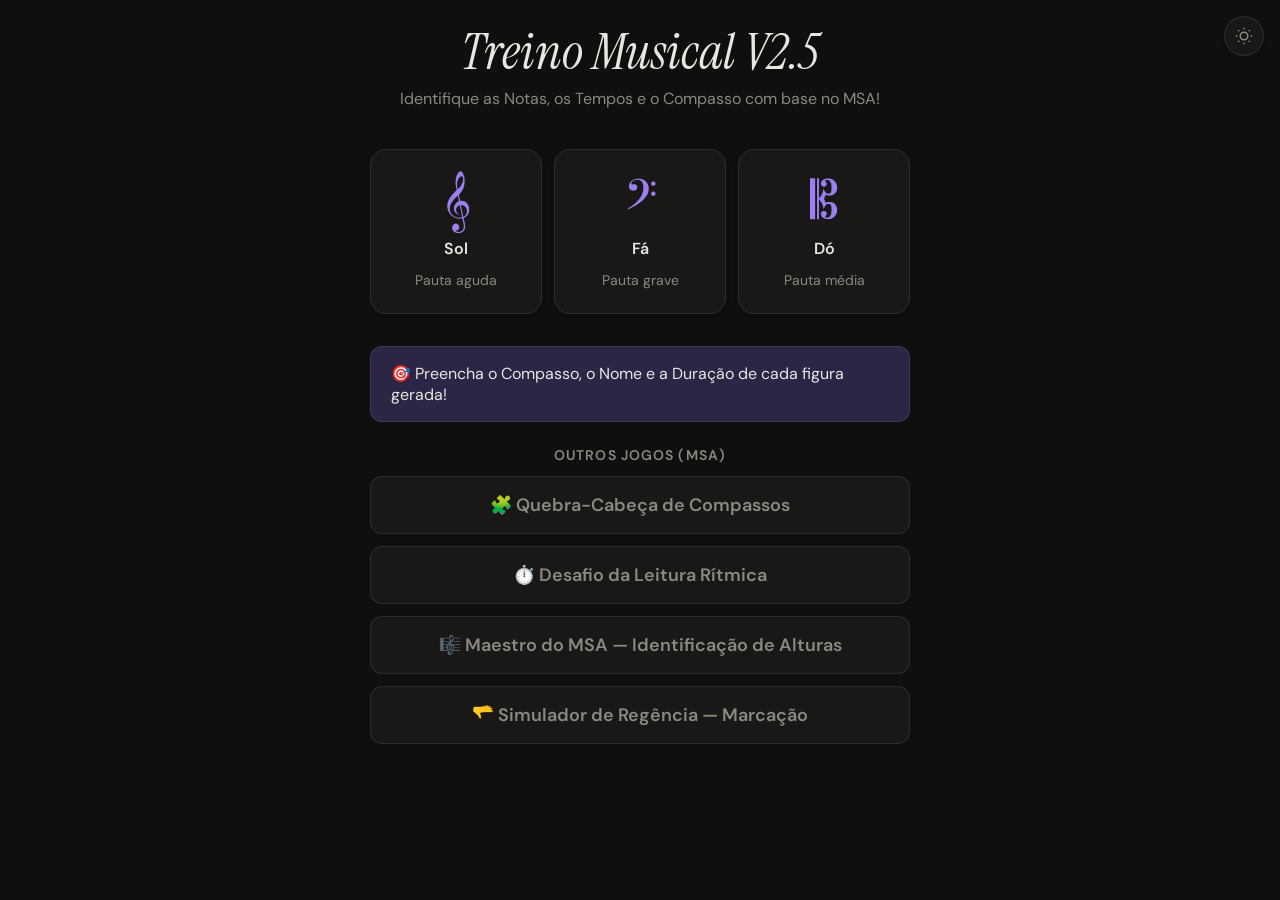
<file: index.html>
<!DOCTYPE html>
<html lang="pt-BR" data-theme="dark">

<head>
    <meta charset="UTF-8">
    <meta name="viewport" content="width=device-width, initial-scale=1.0">
    <title>Treino Musical V2.5 - MSA</title>

    <link rel="preconnect" href="https://fonts.googleapis.com">
    <link rel="preconnect" href="https://fonts.gstatic.com" crossorigin>
    <link href="https://fonts.googleapis.com/css2?family=Instrument+Serif:ital@0;1&family=DM+Sans:wght@300..700&display=swap" rel="stylesheet">
    <link href="https://fonts.googleapis.com/css2?family=Noto+Music&display=swap" rel="stylesheet">

    <link rel="stylesheet" href="styles.css">
</head>

<body>

    <button class="theme-toggle" id="theme-toggle" aria-label="Alternar tema">
        <svg viewBox="0 0 24 24" fill="none" stroke="currentColor" stroke-width="2" width="18" height="18">
            <circle cx="12" cy="12" r="5" />
            <path d="M12 1v2M12 21v2M4.22 4.22l1.42 1.42M18.36 18.36l1.42 1.42M1 12h2M21 12h2M4.22 19.78l1.42-1.42M18.36 5.64l1.42-1.42" />
        </svg>
    </button>

    <div id="app">
        
        <div id="screen-menu" class="screen active">
            <div class="menu-logo">Treino Musical V2.5</div>
            <div class="menu-sub">Identifique as Notas, os Tempos e o Compasso com base no MSA!</div>

            <div class="clef-grid">
                <div class="clef-card" id="btn-clef-sol">
                    <div class="clef-symbol">𝄞</div>
                    <div class="clef-name">Sol</div>
                    <div class="clef-sub">Pauta aguda</div>
                </div>
                <div class="clef-card" id="btn-clef-fa">
                    <div class="clef-symbol">𝄢</div>
                    <div class="clef-name">Fá</div>
                    <div class="clef-sub">Pauta grave</div>
                </div>
                <div class="clef-card" id="btn-clef-do">
                    <div class="clef-symbol">𝄡</div>
                    <div class="clef-name">Dó</div>
                    <div class="clef-sub">Pauta média</div>
                </div>
            </div>

            <div class="menu-hint">
                🎯 Preencha o Compasso, o Nome e a Duração de cada figura gerada!
            </div>

            <div style="width: 100%; margin-top: var(--space-6); display: flex; flex-direction: column; gap: var(--space-3);">
                <div style="font-size: var(--text-xs); color: var(--color-text-muted); text-transform: uppercase; letter-spacing: 0.08em; font-weight: 600; text-align: center;">
                    Outros Jogos (MSA)
                </div>

                <a href="jogo-compasso.html" class="btn-action btn-end"
                    style="text-decoration: none; display: flex; align-items: center; justify-content: center; gap: 10px;">
                    🧩 Quebra-Cabeça de Compassos
                </a>

                <a href="jogo-ritmo.html" class="btn-action btn-end"
                    style="text-decoration: none; display: flex; align-items: center; justify-content: center; gap: 10px;">
                    ⏱️ Desafio da Leitura Rítmica
                </a>

                <a href="maestro-msa.html" class="btn-action btn-end"
                    style="text-decoration: none; display: flex; align-items: center; justify-content: center; gap: 10px;">
                    🎼 Maestro do MSA — Identificação de Alturas
                </a>

                <a href="jogo-regencia.html" class="btn-action btn-end"
                    style="text-decoration: none; display: flex; align-items: center; justify-content: center; gap: 10px;">
                    🫳 Simulador de Regência — Marcação
                </a>

            </div>
        </div>

        <div id="screen-game" class="screen">
            <div class="game-header">
                <button class="btn-back" id="btn-back-menu">← Menu</button>

                <div class="timer-container">
                    <div id="timer-text" class="timer-text">30s</div>
                    <div class="timer-bar">
                        <div id="timer-bar-fill" class="timer-bar-fill"></div>
                    </div>
                </div>

                <div class="header-center">
                    <div class="level-badge" id="level-badge">Nível 1</div>
                    <div class="session-stats" id="session-stats">0 ✓ · 0 ✗</div>
                </div>

                <div class="streak-counter">
                    <div class="streak-pip" id="pip0"></div>
                    <div class="streak-pip" id="pip1"></div>
                    <div class="streak-pip" id="pip2"></div>
                </div>
            </div>

            <div class="level-progress">
                <div class="level-progress-fill" id="level-progress-fill"></div>
            </div>

            <div class="staff-wrapper">
                <div class="pentagrama" id="pentagrama">
                    <div class="linha"></div>
                    <div class="linha"></div>
                    <div class="linha"></div>
                    <div class="linha"></div>
                    <div class="linha"></div>
                    <div class="clave" id="clave-symbol"></div>
                    <div class="time-signature">
                        <span id="ts-top">?</span><span id="ts-bottom">?</span>
                    </div>
                </div>
            </div>

            <div class="compass-wrapper">
                <div class="slot slot-compass" id="slot-compass" onclick="handleSlotSelection('compass', 'compass')">? / ?</div>
                <div style="font-size: 11px; color: var(--color-warning); font-weight: bold; margin-top: 4px; text-transform: uppercase;">Compasso</div>
            </div>

            <div id="slots-container"></div>

            <fieldset class="keyboard-section">
                <div class="keyboard-label" style="color: var(--color-warning);">Fórmula de Compasso</div>
                <div class="key-row" id="compass-keyboard-row"></div>

                <div class="keyboard-label">Notas</div>
                <div class="key-row" id="notes-keyboard-row"></div>

                <div class="keyboard-label" style="color: var(--color-pause);">Pausas</div>
                <div class="key-row" id="pauses-keyboard-row"></div>

                <div class="keyboard-label" style="color: var(--color-time);">Duração (Tempos / Movimentos)</div>
                <div class="key-row" id="time-keyboard-row"></div>
            </fieldset>

            <div class="actions-row">
                <button class="btn-action btn-end" id="btn-end-session">Terminar</button>
                <button class="btn-action btn-verify" id="btn-verify-answers">Verificar ✓</button>
            </div>

            <div id="message-area" aria-live="polite"></div>
        </div>

        <div id="screen-summary" class="screen">
            <div class="summary-card">
                <div class="summary-emoji" id="summary-emoji">🎉</div>
                <div class="summary-title" id="summary-title">Sessão concluída!</div>
                <p class="summary-sub" id="summary-sub">Aqui está o seu resumo</p>

                <div class="progress-bar-wrap">
                    <div class="progress-bar-fill" id="summary-bar"></div>
                </div>

                <div class="stats-grid">
                    <div class="stat-box">
                        <div class="stat-value success" id="stat-acertos">0</div>
                        <div class="stat-pct" id="stat-pct-a">-</div>
                        <div class="stat-label">Acertos</div>
                    </div>
                    <div class="stat-box">
                        <div class="stat-value error" id="stat-erros">0</div>
                        <div class="stat-pct" id="stat-pct-e">-</div>
                        <div class="stat-label">Erros</div>
                    </div>
                </div>
            </div>
            <button class="btn-menu" id="btn-return-menu">Voltar ao Menu</button>
        </div>
        
    </div>

    <div id="modal-warning" class="modal-overlay">
        <div class="modal-content">
            <h2 id="modal-title" style="margin-bottom: 15px; color: var(--color-primary); font-family: var(--font-display); font-size: 28px;">Atenção!</h2>
            <p id="modal-text" style="font-size: var(--text-sm); line-height: 1.5; color: var(--color-text); margin-bottom: 20px;"></p>
            <button onclick="closeModal()" class="btn-verify" style="width: 100%; border-radius: var(--radius-md);">Entendi, vamos lá!</button>
        </div>
    </div>

    <script src="script.js" defer></script>
</body>

</html>
</file>
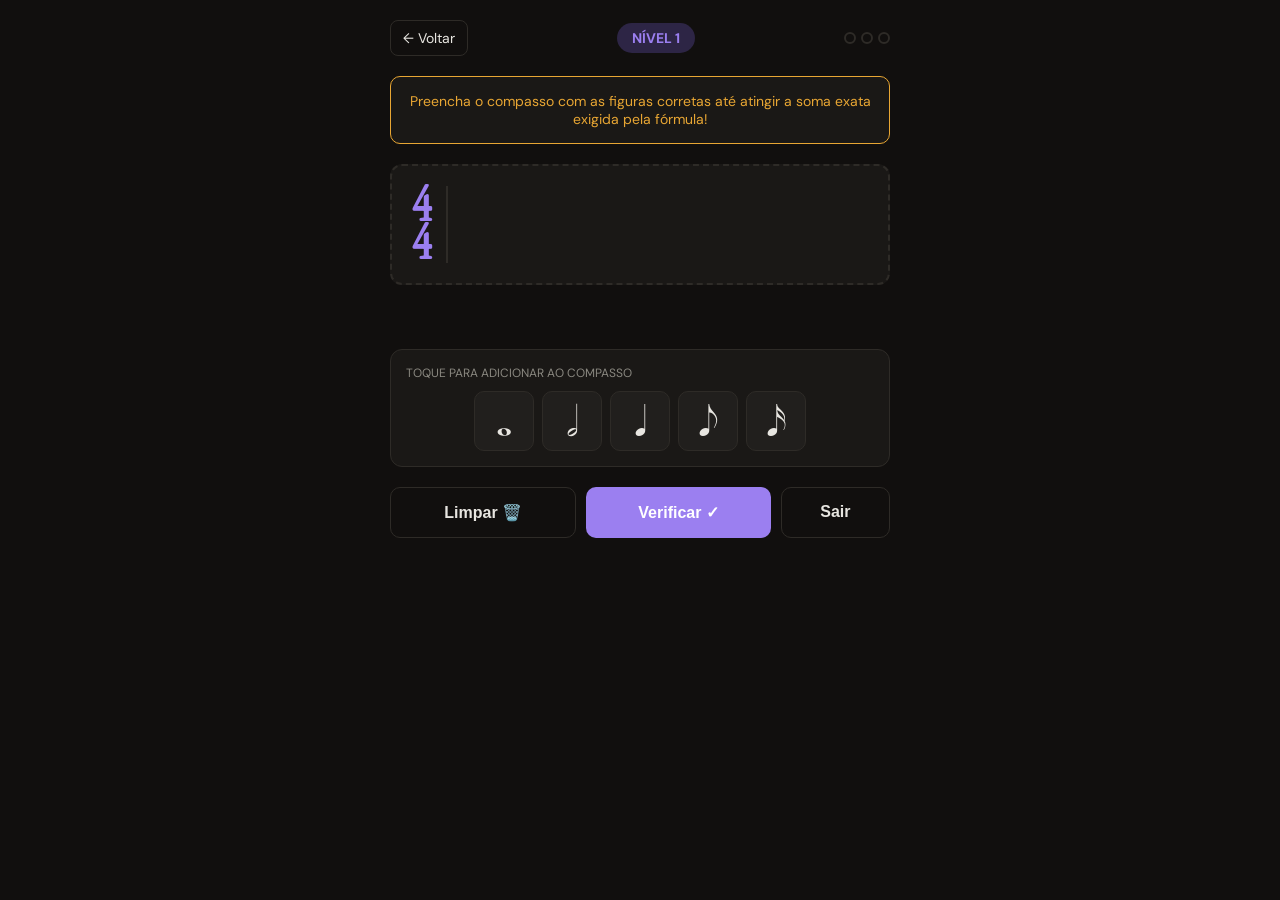
<file: jogo-compasso.html>
<!DOCTYPE html>
<html lang="pt-BR" data-theme="dark">
<head>
    <meta charset="UTF-8">
    <meta name="viewport" content="width=device-width, initial-scale=1.0">
    <title>Quebra-Cabeça de Compassos - MSA</title>
    <link href="https://fonts.googleapis.com/css2?family=Instrument+Serif:ital@0;1&family=DM+Sans:wght@300..700&display=swap" rel="stylesheet">
    <link href="https://fonts.googleapis.com/css2?family=Noto+Music&display=swap" rel="stylesheet">
    <link rel="stylesheet" href="compasso.css"> 
</head>
<body>
    <div id="app">
        <div id="screen-game" class="screen active">
            <div class="game-header">
                <a href="index.html" class="btn-back">← Voltar</a>
                
                <div class="header-center">
                    <div class="level-badge" id="level-badge">Nível 1</div>
                </div>
                
                <div class="streak-counter">
                    <div class="streak-pip" id="pip0"></div>
                    <div class="streak-pip" id="pip1"></div>
                    <div class="streak-pip" id="pip2"></div>
                </div>
            </div>

            <div class="timer-container" id="timer-container" style="display: none;">
                <div id="timer-text" class="timer-text">30s</div>
                <div class="timer-bar"><div id="timer-bar-fill" class="timer-bar-fill"></div></div>
            </div>

            <div class="instruction-box">
                Preencha o compasso com as figuras corretas até atingir a soma exata exigida pela fórmula!
            </div>

            <div class="target-area">
                <div class="time-signature-display" id="target-signature">4/4</div>
                <div class="measure-container" id="measure-slots"></div>
            </div>

            <div id="message-area"></div>

            <div class="keyboard-section">
                <div class="keyboard-label">Toque para adicionar ao compasso</div>
                <div class="key-row" id="notes-bank"></div>
            </div>

            <div class="actions-row">
                <button class="btn-action btn-end" onclick="limparCompasso()">Limpar 🗑️</button>
                <button class="btn-action btn-verify" onclick="verificarCompasso()">Verificar ✓</button>
                <button class="btn-action btn-end" onclick="endSession()" style="flex: 0.5;">Sair</button>
            </div>
        </div>

        <div id="screen-summary" class="screen">
            <div class="summary-card">
                <div class="summary-emoji" id="summary-emoji">🎉</div>
                <div class="summary-title" id="summary-title">Sessão concluída!</div>
                <p class="summary-sub" id="summary-sub">Aqui está o seu diagnóstico</p>
                
                <div class="stats-grid">
                    <div class="stat-box">
                        <div class="stat-value success" id="stat-acertos">0</div>
                        <div class="stat-label">Acertos</div>
                    </div>
                    <div class="stat-box">
                        <div class="stat-value error" id="stat-erros">0</div>
                        <div class="stat-label">Erros</div>
                    </div>
                </div>

                <div class="feedback-box" id="feedback-msa"></div>
                
                <button class="btn-verify" style="width: 100%; padding: 15px; border-radius: 10px; margin-top: 20px; font-weight: bold; border: none;" onclick="location.reload()">Jogar Novamente</button>
                <a href="index.html" class="btn-end" style="display: block; width: 100%; padding: 15px; border-radius: 10px; margin-top: 10px; text-decoration: none; text-align: center; font-weight: bold;">Voltar ao Menu Principal</a>
            </div>
        </div>
    </div>
    <script src="compasso.js"></script>
</body>
</html>
</file>
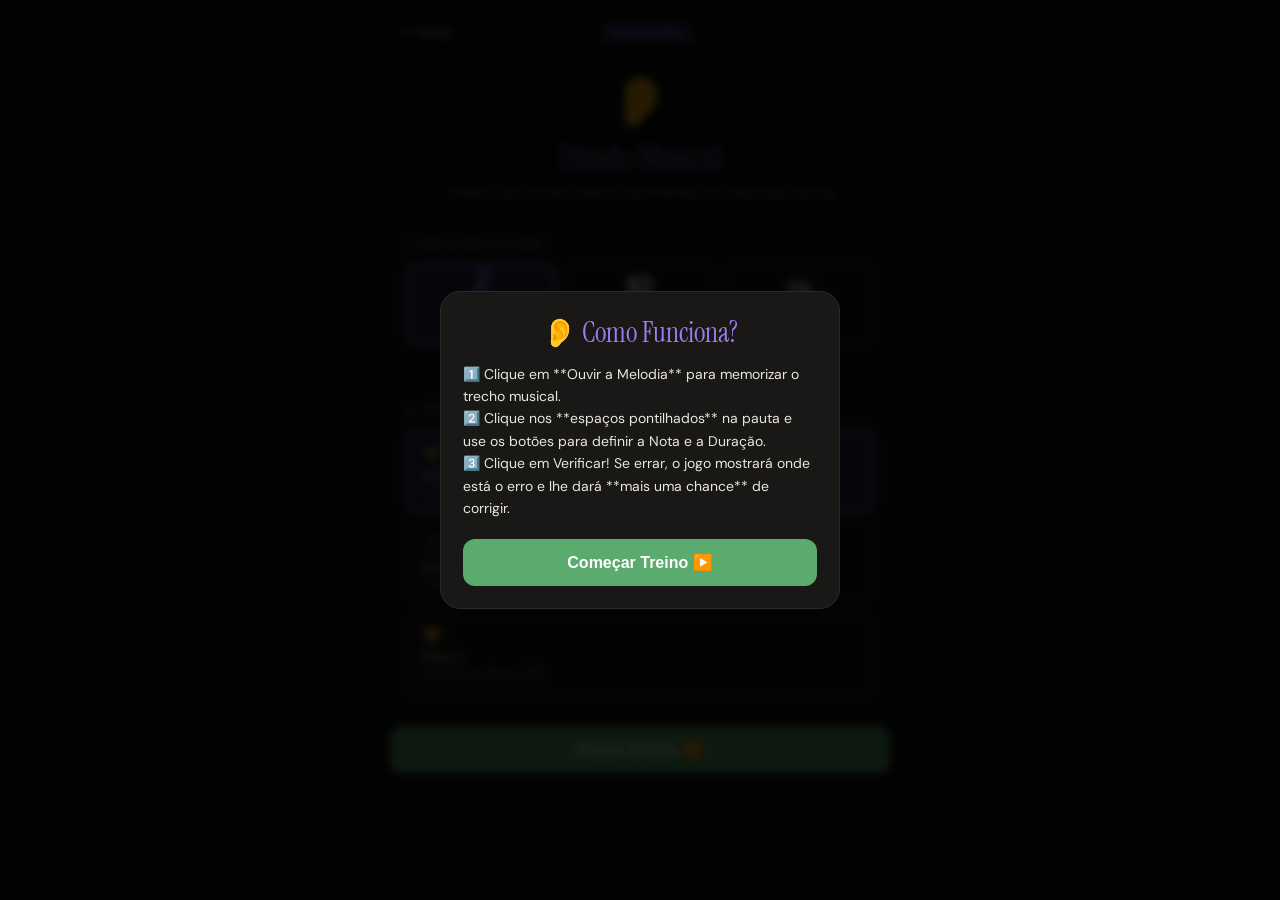
<file: jogo-ditado.html>
<!DOCTYPE html>
<html lang="pt-BR" data-theme="dark">
<head>
    <meta charset="UTF-8">
    <meta name="viewport" content="width=device-width, initial-scale=1.0">
    <title>Ditado Musical - MSA</title>
    <link href="https://fonts.googleapis.com/css2?family=Instrument+Serif:ital@0;1&family=DM+Sans:wght@300..700&display=swap" rel="stylesheet">
    <link href="https://fonts.googleapis.com/css2?family=Noto+Music&display=swap" rel="stylesheet">
    <link rel="stylesheet" href="ditado.css">
</head>
<body>
<div id="app">

    <div id="screen-select" class="screen active">
        <div class="game-header">
            <a href="index.html" class="btn-back">← Voltar</a>
            <div class="badge">Ditado MSA</div>
            <div style="width:60px"></div>
        </div>
        
        <div class="hero">
            <div class="hero-icon">👂</div>
            <div class="hero-title">Ditado Musical</div>
            <div class="hero-sub">Treine o seu ouvido interno escrevendo as notas que escuta</div>
        </div>

        <div class="card">
            <div class="card-title">1. Escolha a Clave</div>
            <div class="clef-grid">
                <button class="clef-btn selected" onclick="selecionarClave('sol', this)">
                    <span class="clef-symbol" style="font-family: 'Noto Music'">𝄞</span>
                    Sol
                </button>
                <button class="clef-btn" onclick="selecionarClave('do', this)">
                    <span class="clef-symbol" style="font-family: 'Noto Music'">𝄡</span>
                    Dó
                </button>
                <button class="clef-btn" onclick="selecionarClave('fa', this)">
                    <span class="clef-symbol" style="font-family: 'Noto Music'">𝄢</span>
                    Fá
                </button>
            </div>
        </div>

        <div class="card">
            <div class="card-title">2. Escolha o Nível de Percepção</div>
            <div class="level-grid">
                <button class="level-btn selected" onclick="selecionarNivel(1, this)">
                    <span class="level-icon">🌱</span>
                    Nível 1
                    <div class="level-sub">3 Notas Básicas</div>
                </button>
                <button class="level-btn" onclick="selecionarNivel(2, this)">
                    <span class="level-icon">🎵</span>
                    Nível 2
                    <div class="level-sub">4 Notas (Com pulsação)</div>
                </button>
                <button class="level-btn" onclick="selecionarNivel(3, this)">
                    <span class="level-icon">🏆</span>
                    Nível 3
                    <div class="level-sub">Trechos de Hinos CCB</div>
                </button>
            </div>
        </div>

        <button class="btn btn-success" onclick="iniciarJogo()">Iniciar Ditado ▶️</button>
    </div>

    <div id="screen-game" class="screen">
        <div class="game-header">
            <button class="btn-back" onclick="voltarMenu()">← Menu</button>
            <div class="badge" id="badge-jogo">Nível 1 · Sol</div>
            <div class="score-box">Pts: <span id="score">0</span></div>
        </div>

        <button class="btn btn-listen" id="btn-play-melody" onclick="ouvirMelodia()">
            🔊 Ouvir Melodia Completa
        </button>

        <div class="staff-wrap">
            <div class="staff-hint">Selecione um slot e preencha a altura e duração ↓</div>
            <svg id="ditado-svg" viewBox="0 0 520 220" xmlns="http://www.w3.org/2000/svg">
                <text id="clef-symbol-svg" x="15" y="145" font-size="75" fill="#9b7ff0" opacity="0.9" font-family="Noto Music">𝄞</text>
                
                <line x1="60" y1="70"  x2="480" y2="70"  class="staff-line"/>
                <line x1="60" y1="90"  x2="480" y2="90"  class="staff-line"/>
                <line x1="60" y1="110" x2="480" y2="110" class="staff-line"/>
                <line x1="60" y1="130" x2="480" y2="130" class="staff-line"/>
                <line x1="60" y1="150" x2="480" y2="150" class="staff-line"/>

                <g id="slots-group"></g>
            </svg>
        </div>

        <div class="keyboard-container">
            <div class="pad-section">
                <div class="pad-title">1. Escolha a Altura (Nota)</div>
                <div class="pad-grid" id="pitch-grid">
                    <button class="pad-btn" data-pitch="DO">Dó</button>
                    <button class="pad-btn" data-pitch="RE">Ré</button>
                    <button class="pad-btn" data-pitch="MI">Mi</button>
                    <button class="pad-btn" data-pitch="FA">Fá</button>
                    <button class="pad-btn" data-pitch="SOL">Sol</button>
                    <button class="pad-btn" data-pitch="LA">Lá</button>
                    <button class="pad-btn" data-pitch="SI">Si</button>
                </div>
            </div>

            <div class="pad-section" style="margin-top: 10px;">
                <div class="pad-title">2. Escolha a Duração (Figura do MSA)</div>
                <div class="pad-grid duration-grid" id="duration-grid">
                    <button class="pad-btn" data-dur="2"><span class="music-font">𝅗𝅥</span> Mínima (2T)</button>
                    <button class="pad-btn" data-dur="1"><span class="music-font">𝅘𝅥</span> Semínima (1T)</button>
                </div>
            </div>
        </div>

        <div class="feedback" id="feedback"></div>

        <div class="actions-row">
            <button class="btn btn-success" id="btn-verify" onclick="verificarDitado()">Verificar Resposta ✓</button>
        </div>
    </div>

    <div id="screen-summary" class="screen">
        <div class="summary-card">
            <div class="summary-emoji" id="sum-emoji">🎉</div>
            <div class="summary-title">Avaliação do Ditado</div>
            <div class="summary-pct" id="sum-pct">0%</div>
            
            <div class="stats-row">
                <div class="stat-box"><div class="stat-val" style="color:var(--success)" id="sum-acertos">0</div><div style="font-size:11px;color:#888;margin-top:4px">Notas Certas</div></div>
                <div class="stat-box"><div class="stat-val" style="color:var(--error)"   id="sum-erros">0</div><div style="font-size:11px;color:#888;margin-top:4px">Incorretas</div></div>
            </div>
            
            <div class="advice-box" style="margin-top:20px; text-align: left;">
                <div class="advice-title">📚 Análise do Ouvido Interno (MSA)</div>
                <div id="sum-advice"></div>
            </div>
        </div>
        <button class="btn btn-success" onclick="proximaMelodia()">Próximo Exercício ▶️</button>
        <button class="btn btn-outline" onclick="voltarMenu()">Mudar Configurações</button>
    </div>

</div>

<div id="tutorial-modal" class="modal-overlay active">
    <div class="modal-box">
        <div class="modal-title">👂 Como Funciona?</div>
        <div class="modal-body">
            <p>1️⃣ Clique em **Ouvir a Melodia** para memorizar o trecho musical.</p>
            <p>2️⃣ Clique nos **espaços pontilhados** na pauta e use os botões para definir a Nota e a Duração.</p>
            <p>3️⃣ Clique em Verificar! Se errar, o jogo mostrará onde está o erro e lhe dará **mais uma chance** de corrigir.</p>
        </div>
        <button class="btn btn-success" onclick="fecharTutorial()">Começar Treino ▶️</button>
    </div>
</div>

<script src="ditado.js"></script>
</body>
</html>
</file>
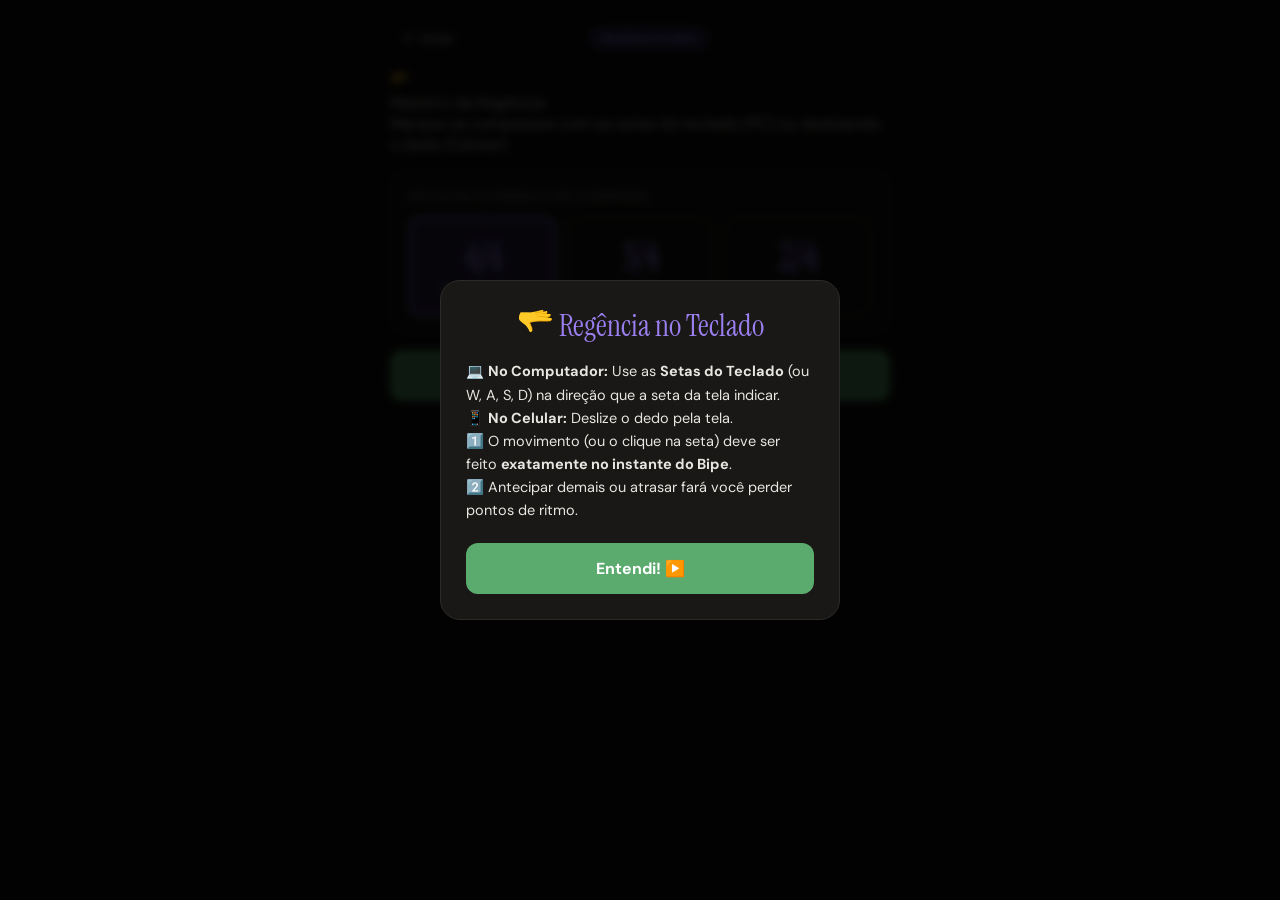
<file: jogo-regencia.html>
<!DOCTYPE html>
<html lang="pt-BR" data-theme="dark">
<head>
    <meta charset="UTF-8">
    <meta name="viewport" content="width=device-width, initial-scale=1.0">
    <title>Simulador de Regência - MSA</title>
    <link href="https://fonts.googleapis.com/css2?family=Instrument+Serif:ital@0;1&family=DM+Sans:wght@300..700&display=swap" rel="stylesheet">
    <link rel="stylesheet" href="regencia.css">
</head>
<body>
<div id="app">

    <div id="screen-select" class="screen active">
        <div class="game-header">
            <a href="index.html" class="btn-back">← Voltar</a>
            <div class="badge">Regência MSA</div>
            <div style="width:60px"></div>
        </div>
        
        <div class="hero">
            <div class="hero-icon">🫳</div>
            <div class="hero-title">Maestro da Regência</div>
            <div class="hero-sub">Marque os compassos com as setas do teclado (PC) ou deslizando o dedo (Celular)</div>
        </div>

        <div class="card">
            <div class="card-title">Escolha a Fórmula de Compasso</div>
            <div class="formula-grid">
                <button class="formula-btn selected" onclick="selecionarFormula('4/4', this)">
                    <span class="formula-num">4/4</span>
                    Quaternário
                </button>
                <button class="formula-btn" onclick="selecionarFormula('3/4', this)">
                    <span class="formula-num">3/4</span>
                    Ternário
                </button>
                <button class="formula-btn" onclick="selecionarFormula('2/4', this)">
                    <span class="formula-num">2/4</span>
                    Binário
                </button>
            </div>
        </div>

        <button class="btn btn-success" onclick="iniciarJogo()">Iniciar Solfejo ▶️</button>
    </div>

    <div id="screen-game" class="screen">
        <div class="game-header">
            <button class="btn-back" onclick="voltarMenu()">← Menu</button>
            <div class="badge" id="badge-jogo">Compasso 4/4</div>
            <div class="score-box">Pontos: <span id="score">0</span></div>
        </div>

        <div class="instruction-box">
            Acompanhe o metrônomo e aperte a <b>Seta do Teclado</b> na direção indicada!
        </div>

        <div class="gesture-zone" id="gesture-zone">
            <div class="swipe-hint">PC: Use as Setas ⌨️ | Mobile: Deslize 👆</div>
            
            <div class="arrow-container">
                <div class="arrow arrow-up" id="arrow-up">⬆️</div>
                <div class="arrow arrow-left" id="arrow-left">⬅️</div>
                <div class="arrow arrow-right" id="arrow-right">➡️</div>
                <div class="arrow arrow-down" id="arrow-down">⬇️</div>
                
                <div class="center-beat" id="center-beat">1</div>
            </div>
        </div>

        <div class="feedback" id="feedback">Toque em COMEÇAR</div>
        
        <div class="actions-row">
            <button class="btn btn-primary" id="btn-action" onclick="acionarMetronomo()">Começar Metrônomo ⏱️</button>
        </div>
    </div>

    <div id="screen-summary" class="screen">
        <div class="summary-card">
            <div class="summary-emoji" id="sum-emoji">🏆</div>
            <div class="summary-title">Métrica Concluída!</div>
            <div class="summary-pct" id="sum-pct">0%</div>
            
            <div class="stats-row">
                <div class="stat-box"><div class="stat-val" style="color:var(--success)" id="sum-acertos">0</div><div style="font-size:12px;color:#888;margin-top:4px">Bons Gestos</div></div>
                <div class="stat-box"><div class="stat-val" style="color:var(--error)"   id="sum-erros">0</div><div style="font-size:12px;color:#888;margin-top:4px">Erros</div></div>
            </div>
            
            <div class="advice-box" style="margin-top:20px; text-align: left;">
                <div class="advice-title">📚 Análise do Instrutor (MSA)</div>
                <div id="sum-advice"></div>
            </div>
        </div>
        <button class="btn btn-success" onclick="jogarNovamente()">Tentar Novamente 🔄</button>
        <button class="btn btn-outline" onclick="voltarMenu()">Mudar de Compasso</button>
    </div>

</div>

<div id="tutorial-modal" class="modal-overlay active">
    <div class="modal-box">
        <div class="modal-title">🫳 Regência no Teclado</div>
        <div class="modal-body">
            <p>💻 <b>No Computador:</b> Use as <b>Setas do Teclado</b> (ou W, A, S, D) na direção que a seta da tela indicar.</p>
            <p>📱 <b>No Celular:</b> Deslize o dedo pela tela.</p>
            <p>1️⃣ O movimento (ou o clique na seta) deve ser feito <b>exatamente no instante do Bipe</b>.</p>
            <p>2️⃣ Antecipar demais ou atrasar fará você perder pontos de ritmo.</p>
        </div>
        <button class="btn btn-success" onclick="fecharTutorial()">Entendi! ▶️</button>
    </div>
</div>

<script src="regencia.js"></script>
</body>
</html>
</file>
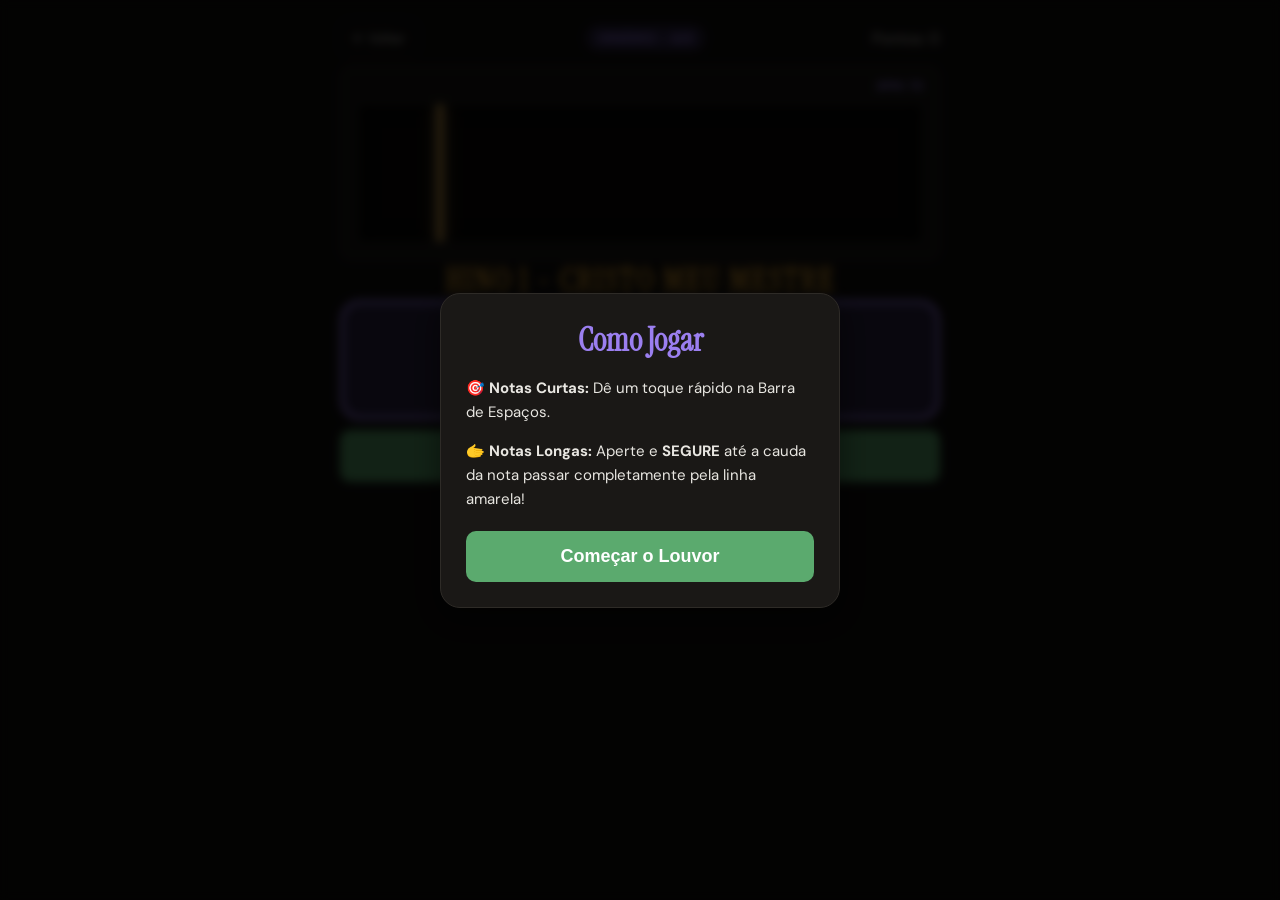
<file: jogo-ritmo.html>
<!DOCTYPE html>
<html lang="pt-BR" data-theme="dark">
<head>
    <meta charset="UTF-8">
    <meta name="viewport" content="width=device-width, initial-scale=1.0">
    <title>Desafio Rítmico - MSA</title>
    <link href="https://fonts.googleapis.com/css2?family=Instrument+Serif:ital@0;1&family=DM+Sans:wght@300..700&display=swap" rel="stylesheet">
    <link href="https://fonts.googleapis.com/css2?family=Noto+Music&display=swap" rel="stylesheet">
    <link rel="stylesheet" href="ritmo.css">
</head>
<body>
    <div id="app">
        <div id="screen-game" class="screen active">
            <div class="game-header">
                <a href="index.html" class="btn-back">← Voltar</a>
                <div class="level-badge" id="level-display">Hino 1</div>
                <div class="streak-counter">Pontos: <span id="score">0</span></div>
            </div>

            <div class="rhythm-display">
                <div class="bpm-indicator" id="bpm-display">BPM: 60</div>
                
                <div class="track-container">
                    <div class="hit-zone" id="hit-zone"></div>
                    <div id="track-area"></div>
                </div>
            </div>

            <div id="feedback-area" class="feedback-text">Prepare-se...</div>

            <button class="btn-tap" id="btn-tap">
                <div class="tap-text">TAP / SEGURAR</div>
                <div class="tap-sub">(ou Barra de Espaços)</div>
            </button>

            <div class="actions-row">
                <button class="btn-action btn-verify" id="btn-start" onclick="iniciarRodada()">Começar ▶️</button>
            </div>
        </div>

        <div id="screen-summary" class="screen">
            <div class="summary-card">
                <div class="summary-emoji" id="summary-emoji">🎵</div>
                <div class="summary-title" id="summary-title">Hino Concluído!</div>
                
                <div style="font-size: 48px; font-weight: bold; color: var(--color-primary); margin: 20px 0;" id="final-pct">100%</div>
                
                <div class="stats-grid">
                    <div class="stat-box">
                        <div class="stat-value success" id="stat-acertos">0</div>
                        <div class="stat-label">Acertos</div>
                    </div>
                    <div class="stat-box">
                        <div class="stat-value error" id="stat-erros">0</div>
                        <div class="stat-label">Erros</div>
                    </div>
                </div>

                <div class="feedback-box" style="margin-top: 15px; border-color: var(--color-primary);">
                    <h3 style="margin-bottom: 10px; font-size: 16px; color: var(--color-primary);">📚 Dica de Estudo (MSA)</h3>
                    <p id="final-advice" style="font-size: 14px; line-height: 1.5; text-align: left;"></p>
                </div>
            </div>
            <button class="btn-action btn-verify" style="width: 100%;" onclick="proximoHino()">Próximo Hino ▶️</button>
        </div>
    </div>

    <div id="tutorial-modal" class="modal-overlay active">
        <div class="modal-content">
            <h2 style="color: var(--color-primary); font-family: var(--font-display); font-size: 32px; margin-bottom: 15px;">Como Jogar</h2>
            <div style="text-align: left; font-size: 15px; line-height: 1.6; margin-bottom: 20px; color: var(--color-text);">
                <p style="margin-bottom: 15px;">
                    🎯 <b>Notas Curtas:</b> Dê um toque rápido na Barra de Espaços.
                </p>
                <p>
                    🫱 <b>Notas Longas:</b> Aperte e <b>SEGURE</b> até a cauda da nota passar completamente pela linha amarela!
                </p>
            </div>
            <button class="btn-action btn-verify" onclick="fecharTutorial()">Começar o Louvor</button>
        </div>
    </div>

    <script src="ritmo.js"></script>
</body>
</html>
</file>
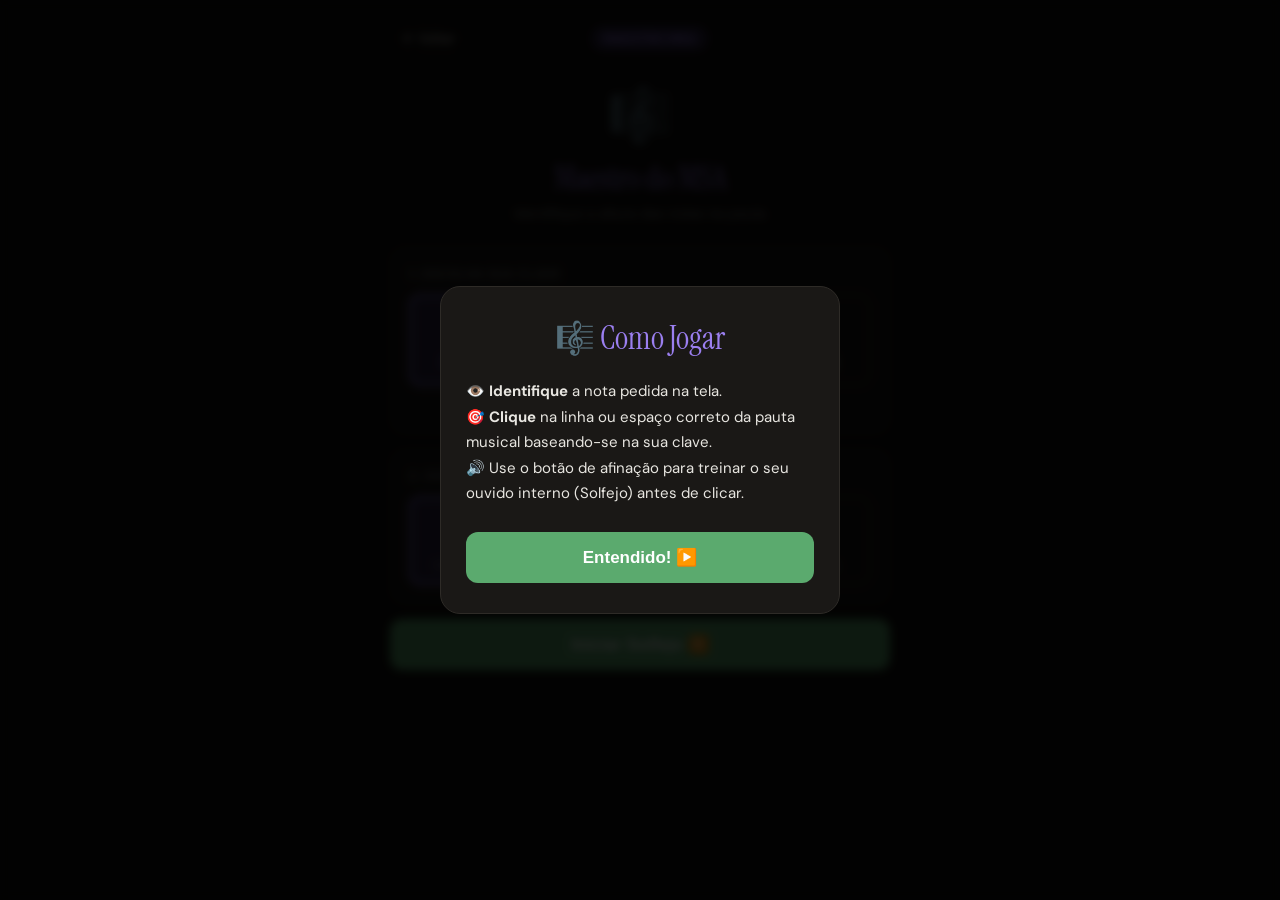
<file: maestro-msa.html>
<!DOCTYPE html>
<html lang="pt-BR" data-theme="dark">
<head>
    <meta charset="UTF-8">
    <meta name="viewport" content="width=device-width, initial-scale=1.0">
    <title>Maestro do MSA</title>
    <link href="https://fonts.googleapis.com/css2?family=Instrument+Serif:ital@0;1&family=DM+Sans:wght@300..700&display=swap" rel="stylesheet">
    <link href="https://fonts.googleapis.com/css2?family=Noto+Music&display=swap" rel="stylesheet">
    <link rel="stylesheet" href="maestro-msa.css">
</head>
<body>
<div id="app">

<div id="screen-select" class="screen active">
    <div class="game-header">
        <a href="index.html" class="btn-back">← Voltar</a>
        <div class="badge">Maestro MSA</div>
        <div style="width:60px"></div>
    </div>
    
    <div class="hero">
        <div class="hero-icon">🎼</div>
        <div class="hero-title">Maestro do MSA</div>
        <div class="hero-sub">Identifique a altura das notas na pauta</div>
    </div>

    <div class="card">
        <div class="card-title">1. Escolha sua Clave</div>
        <div class="clef-grid">
            <button class="clef-btn selected" onclick="selecionarClave('sol', this)">
                <span class="clef-symbol" style="font-family: 'Noto Music'">𝄞</span>
                Clave de Sol
            </button>
            <button class="clef-btn" onclick="selecionarClave('do', this)">
                <span class="clef-symbol" style="font-family: 'Noto Music'">𝄡</span>
                Clave de Dó
            </button>
            <button class="clef-btn" onclick="selecionarClave('fa', this)">
                <span class="clef-symbol" style="font-family: 'Noto Music'">𝄢</span>
                Clave de Fá
            </button>
        </div>
        <div id="clef-info" style="font-size:13px; color:var(--primary); margin-top:12px; text-align:center; font-weight:bold;">
            Sons agudos (2ª linha = Sol)
        </div>
    </div>

    <div class="card">
        <div class="card-title">2. Escolha a Fase</div>
        <div class="phase-grid">
            <button class="phase-btn selected" onclick="selecionarFase(1,this)">
                <span class="phase-icon">🌱</span>
                Fase 1
                <div class="phase-sub">Notas vizinhas (2ªs)</div>
            </button>
            <button class="phase-btn" onclick="selecionarFase(2,this)">
                <span class="phase-icon">🎵</span>
                Fase 2
                <div class="phase-sub">Saltos de 3ª e 4ª</div>
            </button>
            <button class="phase-btn" onclick="selecionarFase(3,this)">
                <span class="phase-icon">🏆</span>
                Fase 3
                <div class="phase-sub">Escala Completa</div>
            </button>
        </div>
    </div>

    <button class="btn btn-success" onclick="iniciarJogo()">Iniciar Solfejo ▶️</button>
</div>

<div id="screen-game" class="screen">
    <div class="game-header">
        <button class="btn-back" onclick="voltarMenu()">← Menu</button>
        <div class="badge" id="badge-jogo">Fase 1 · Sol</div>
        <div class="score-box">Pts: <span id="score">0</span></div>
    </div>

    <div>
        <div class="round-txt" id="round-txt">Rodada 1 de 8</div>
        <div class="progress-wrap"><div class="progress-fill" id="prog-fill" style="width:0%"></div></div>
    </div>

    <div class="target-note-display" id="target-note-display">
        Ache a nota <span id="target-note-name" style="color: var(--primary);">?</span>
    </div>

    <button class="btn btn-listen" id="btn-listen" onclick="ouvirNota()">
        🔊 Ouvir Afinação
    </button>

    <div class="staff-wrap">
        <div class="staff-hint">Clique na linha ou espaço correspondente ↓</div>
        
        <svg id="staff-svg" viewBox="0 0 520 230" xmlns="http://www.w3.org/2000/svg">
            <text id="clef-symbol" x="15" y="150" font-size="80" fill="#9b7ff0" opacity="0.9" font-family="Noto Music">𝄞</text>

            <line x1="60" y1="80"  x2="500" y2="80"  class="staff-line"/>
            <line x1="60" y1="100" x2="500" y2="100" class="staff-line"/>
            <line x1="60" y1="120" x2="500" y2="120" class="staff-line"/>
            <line x1="60" y1="140" x2="500" y2="140" class="staff-line"/>
            <line x1="60" y1="160" x2="500" y2="160" class="staff-line"/>

            <g id="hitboxes-group"></g>

            <g id="user-note-group" opacity="0">
                <line id="user-ledger" x1="0" y1="0" x2="0" y2="0" stroke="#e8e6e1" stroke-width="2"/>
                <ellipse id="note-user" cx="0" cy="0" rx="11" ry="8" fill="#9b7ff0" class="note-circle"/>
                <text id="note-user-lbl" x="0" y="0" font-size="10" fill="white" text-anchor="middle" dominant-baseline="central" font-weight="bold"></text>
            </g>

            <g id="correct-note-group" opacity="0">
                <line id="correct-ledger" x1="0" y1="0" x2="0" y2="0" stroke="#5baa6e" stroke-width="2"/>
                <ellipse id="note-correct" cx="0" cy="0" rx="11" ry="8" fill="#5baa6e" class="note-circle"/>
                <text id="note-correct-lbl" x="0" y="0" font-size="10" fill="white" text-anchor="middle" dominant-baseline="central" font-weight="bold"></text>
            </g>
        </svg>

        <div class="note-legend">
            <div class="legend-item"><div class="legend-dot" style="background:var(--primary)"></div>Sua resposta</div>
            <div class="legend-item"><div class="legend-dot" style="background:var(--success)"></div>Posição correta</div>
        </div>
    </div>

    <div class="feedback" id="feedback"></div>
</div>

<div id="screen-summary" class="screen">
    <div class="summary-card">
        <div class="summary-emoji" id="sum-emoji">🎵</div>
        <div class="summary-title" id="summary-title">Leitura Concluída!</div>
        <div class="summary-pct" id="sum-pct">0%</div>
        
        <div class="stats-row">
            <div class="stat-box"><div class="stat-val" style="color:var(--success)" id="sum-acertos">0</div><div style="font-size:12px;color:#888;margin-top:4px">Acertos</div></div>
            <div class="stat-box"><div class="stat-val" style="color:var(--error)"   id="sum-erros">0</div><div style="font-size:12px;color:#888;margin-top:4px">Erros</div></div>
        </div>
        
        <div class="advice-box" style="margin-top:20px; text-align: left;">
            <div class="advice-title">📚 Dica MSA</div>
            <div id="sum-advice" style="color: var(--text)"></div>
        </div>
    </div>
    <button class="btn btn-success" onclick="jogarNovamente()">Tentar Novamente 🔄</button>
    <button class="btn btn-outline" onclick="voltarMenu()">Mudar de Clave</button>
</div>

</div>

<div id="tutorial-modal" class="modal-overlay active">
    <div class="modal-box">
        <div class="modal-title">🎼 Como Jogar</div>
        <div class="modal-body">
            <p>👁️ <b>Identifique</b> a nota pedida na tela.</p>
            <p>🎯 <b>Clique</b> na linha ou espaço correto da pauta musical baseando-se na sua clave.</p>
            <p>🔊 Use o botão de afinação para treinar o seu ouvido interno (Solfejo) antes de clicar.</p>
        </div>
        <button class="btn btn-success" onclick="fecharTutorial()">Entendido! ▶️</button>
    </div>
</div>

<script src="maestro-msa.js"></script>
</body>
</html>
</file>
<file: styles.css>
/* ==========================================
   VARIÁVEIS GLOBAIS E CORES
   ========================================== */
:root {
    --font-display: 'Instrument Serif', Georgia, serif;
    --font-body: 'DM Sans', 'Helvetica Neue', sans-serif;
    
    --text-xs: clamp(0.75rem, 0.7rem + 0.25vw, 0.875rem);
    --text-sm: clamp(0.875rem, 0.8rem + 0.35vw, 1rem);
    --text-base: clamp(1rem, 0.95rem + 0.25vw, 1.125rem);
    --text-lg: clamp(1.125rem, 1rem + 0.75vw, 1.5rem);
    --text-xl: clamp(1.5rem, 1.2rem + 1.25vw, 2.25rem);
    --text-2xl: clamp(2rem, 1.2rem + 2.5vw, 3.5rem);
    
    --space-1: 0.25rem;
    --space-2: 0.5rem;
    --space-3: 0.75rem;
    --space-4: 1rem;
    --space-5: 1.25rem;
    --space-6: 1.5rem;
    --space-8: 2rem;
    --space-10: 2.5rem;
    --space-12: 3rem;
    --space-16: 4rem;
    
    --radius-sm: 0.375rem;
    --radius-md: 0.5rem;
    --radius-lg: 0.75rem;
    --radius-xl: 1rem;
    --radius-full: 9999px;
    
    --transition: 180ms cubic-bezier(0.16, 1, 0.3, 1);

    --color-bg: #110f0e;
    --color-surface: #1a1816;
    --color-surface-2: #211f1d;
    --color-surface-offset: #262320;
    --color-divider: #2e2b27;
    --color-border: oklch(1 0 0 / 0.09);
    
    --color-text: #e8e6e1;
    --color-text-muted: #8a8880;
    --color-text-faint: #524f4a;
    
    --color-primary: #9b7ff0;
    --color-primary-hover: #b399f6;
    --color-primary-active: #c8b2fb;
    --color-primary-hl: #2d2545;
    
    --color-success: #5baa6e;
    --color-success-bg: #1b2e1f;
    --color-error: #e5696f;
    --color-error-bg: #2e1618;
    --color-warning: #e8a633;
    --color-warning-bg: #2a2010;
    --color-pause: #e08a4a;
    --color-pause-bg: #2a1e10;
    --color-time: #4a90e2;
    --color-time-bg: #17253b;
    
    --shadow-sm: 0 1px 3px oklch(0 0 0 / 0.3);
    --shadow-md: 0 4px 14px oklch(0 0 0 / 0.4);
    --shadow-lg: 0 12px 32px oklch(0 0 0 / 0.5);
}

[data-theme="light"] {
    --color-bg: #f6f5f0;
    --color-surface: #faf9f6;
    --color-surface-2: #fff;
    --color-surface-offset: #eeede8;
    --color-divider: #dcdad4;
    --color-border: oklch(0.35 0.01 80 / 0.13);
    
    --color-text: #1a1714;
    --color-text-muted: #6b6a65;
    --color-text-faint: #b0afa9;
    
    --color-primary: #5b3db8;
    --color-primary-hover: #4a2ea0;
    --color-primary-active: #38218a;
    --color-primary-hl: #e8e3f8;
    
    --color-success: #28773c;
    --color-success-bg: #e3f5e9;
    --color-error: #b52b36;
    --color-error-bg: #fceaec;
    --color-warning: #9e6800;
    --color-warning-bg: #fef7e0;
    --color-pause: #b55a1a;
    --color-pause-bg: #fef1e3;
    --color-time: #2171d1;
    --color-time-bg: #e8f1fb;
}

/* ==========================================
   RESET E BASE
   ========================================== */
*, *::before, *::after {
    box-sizing: border-box;
    margin: 0;
    padding: 0;
}

html {
    -webkit-font-smoothing: antialiased;
}

body {
    font-family: var(--font-body);
    font-size: var(--text-base);
    color: var(--color-text);
    background: var(--color-bg);
    min-height: 100dvh;
    display: flex;
    flex-direction: column;
    align-items: center;
    padding: var(--space-6) var(--space-4);
    transition: background 0.3s, color 0.3s;
}

button {
    cursor: pointer;
    background: transparent;
    border: none;
    font-family: inherit;
    transition: all var(--transition);
}

button:disabled {
    opacity: 0.6;
    cursor: not-allowed;
}

:focus-visible {
    outline: 2px solid var(--color-primary);
    outline-offset: 3px;
    border-radius: var(--radius-sm);
}

.theme-toggle {
    position: fixed;
    top: var(--space-4);
    right: var(--space-4);
    z-index: 100;
    width: 40px;
    height: 40px;
    background: var(--color-surface);
    border: 1px solid var(--color-border);
    border-radius: var(--radius-full);
    display: flex;
    align-items: center;
    justify-content: center;
    box-shadow: var(--shadow-sm);
}

.theme-toggle:hover {
    box-shadow: var(--shadow-md);
    border-color: var(--color-primary);
}

.theme-toggle svg {
    width: 18px;
    height: 18px;
    stroke: var(--color-text-muted);
}

#app {
    width: 100%;
    max-width: 540px;
    display: flex;
    flex-direction: column;
}

.screen {
    display: none;
    flex-direction: column;
    align-items: center;
    width: 100%;
}

.screen.active {
    display: flex;
    animation: fadeUp 0.35s cubic-bezier(0.16, 1, 0.3, 1);
}

@keyframes fadeUp {
    from { opacity: 0; transform: translateY(12px); }
    to { opacity: 1; transform: translateY(0); }
}

/* ==========================================
   MENU PRINCIPAL
   ========================================== */
.menu-logo {
    font-family: var(--font-display);
    font-size: var(--text-2xl);
    color: var(--color-text);
    margin-bottom: var(--space-2);
    font-style: italic;
    line-height: 1.1;
    text-align: center;
}

.menu-sub {
    color: var(--color-text-muted);
    font-size: var(--text-sm);
    margin-bottom: var(--space-10);
    text-align: center;
}

.clef-grid {
    width: 100%;
    display: grid;
    grid-template-columns: repeat(3, 1fr);
    gap: var(--space-3);
    margin-bottom: var(--space-8);
}

.clef-card {
    background: var(--color-surface);
    border: 1px solid var(--color-border);
    border-radius: var(--radius-xl);
    padding: var(--space-6) var(--space-4);
    cursor: pointer;
    display: flex;
    flex-direction: column;
    align-items: center;
    gap: var(--space-3);
    box-shadow: var(--shadow-sm);
    transition: all var(--transition);
}

.clef-card:hover {
    box-shadow: var(--shadow-lg);
    border-color: var(--color-primary);
    transform: translateY(-2px);
    background: var(--color-surface-2);
}

.clef-card:active {
    transform: translateY(0);
}

.clef-symbol {
    font-size: 52px;
    line-height: 1;
    color: var(--color-primary);
}

.clef-name {
    font-weight: 600;
    font-size: var(--text-sm);
    color: var(--color-text);
}

.clef-sub {
    font-size: var(--text-xs);
    color: var(--color-text-muted);
    text-align: center;
}

.menu-hint {
    width: 100%;
    background: var(--color-primary-hl);
    border: 1px solid var(--color-border);
    border-radius: var(--radius-lg);
    padding: var(--space-4) var(--space-5);
    display: flex;
    align-items: center;
    gap: var(--space-3);
    font-size: var(--text-sm);
}

/* ==========================================
   CABEÇALHO DO JOGO E TEMPORIZADOR
   ========================================== */
.game-header {
    width: 100%;
    display: flex;
    align-items: center;
    justify-content: space-between;
    margin-bottom: var(--space-4);
}

.btn-back {
    display: flex;
    align-items: center;
    gap: var(--space-2);
    padding: var(--space-2) var(--space-3);
    background: var(--color-surface);
    border: 1px solid var(--color-border);
    border-radius: var(--radius-md);
    font-size: var(--text-sm);
    color: var(--color-text-muted);
}

.btn-back:hover {
    color: var(--color-text);
    border-color: var(--color-primary);
}

.timer-container {
    display: flex;
    flex-direction: column;
    align-items: center;
    flex: 1;
    padding: 0 var(--space-4);
}

.timer-text {
    font-family: var(--font-display);
    font-size: 24px;
    font-weight: bold;
    color: var(--color-error);
    line-height: 1;
    margin-bottom: 2px;
}

.timer-bar {
    width: 100%;
    height: 6px;
    background: var(--color-surface-offset);
    border-radius: var(--radius-full);
    overflow: hidden;
}

.timer-bar-fill {
    height: 100%;
    width: 100%;
    background: var(--color-error);
    border-radius: var(--radius-full);
    transition: width 1s linear;
}

.header-center {
    display: flex;
    flex-direction: column;
    align-items: center;
}

.level-badge {
    font-size: var(--text-xs);
    font-weight: 700;
    text-transform: uppercase;
    letter-spacing: .07em;
    color: var(--color-primary);
    background: var(--color-primary-hl);
    padding: var(--space-1) var(--space-3);
    border-radius: var(--radius-full);
}

.session-stats {
    font-size: var(--text-xs);
    color: var(--color-text-muted);
    margin-top: 4px;
}

.streak-counter {
    display: flex;
    align-items: center;
    gap: 6px;
}

.streak-pip {
    width: 11px;
    height: 11px;
    border-radius: var(--radius-full);
    border: 1.5px solid var(--color-divider);
    transition: all .3s;
}

.streak-pip.filled {
    background: var(--color-primary);
    border-color: var(--color-primary);
    box-shadow: 0 0 7px oklch(from var(--color-primary) l c h / .5);
}

.level-progress {
    width: 100%;
    height: 4px;
    background: var(--color-divider);
    border-radius: var(--radius-full);
    margin-bottom: var(--space-5);
    overflow: hidden;
}

.level-progress-fill {
    height: 100%;
    background: var(--color-primary);
    border-radius: var(--radius-full);
    transition: width .5s cubic-bezier(.16,1,.3,1);
}

/* ==========================================
   PENTAGRAMA E NOTAS
   ========================================== */
.staff-wrapper {
    width: 100%;
    background: var(--color-surface-2);
    border: 1px solid var(--color-border);
    border-radius: var(--radius-xl);
    padding: var(--space-4);
    margin-bottom: var(--space-5);
    box-shadow: var(--shadow-sm);
    overflow: hidden;
}

.pentagrama {
    position: relative;
    width: 100%;
    height: 80px;
    margin: 52px auto;
    display: flex;
    flex-direction: column;
    justify-content: space-between;
    border-left: 1.5px solid var(--color-text);
    border-right: 1.5px solid var(--color-text);
}

.linha {
    width: 100%;
    height: 1.5px;
    background: var(--color-text);
    opacity: .5;
}

.clave {
    position: absolute;
    left: 8px;
    font-family: serif;
    line-height: 1;
    user-select: none;
    color: var(--color-text);
}

.time-signature {
    position: absolute;
    left: 42px;
    top: 0;
    height: 100%;
    display: flex;
    flex-direction: column;
    align-items: center;
    justify-content: center;
    font-family: var(--font-display);
    font-size: 38px;
    font-weight: 700;
    line-height: .8;
    color: var(--color-warning);
    z-index: 1;
}

.linha-suplementar {
    position: absolute;
    width: 26px;
    height: 1.5px;
    background: var(--color-text);
    opacity: .6;
    transform: translate(-50%, 50%);
    z-index: 1;
}

.nota-wrapper {
    position: absolute;
    transform: translate(-50%, 50%);
    width: 20px;
    height: 14px;
    z-index: 2;
}

.head-semibreve {
    position: absolute;
    width: 22px;
    height: 14px;
    left: -1px;
    border: 2px solid var(--color-text);
    border-radius: 50%;
    transform: rotate(-15deg);
    box-sizing: border-box;
    background: transparent;
}

.head-minima {
    position: absolute;
    width: 20px;
    height: 14px;
    border: 2px solid var(--color-text);
    border-radius: 50%;
    transform: rotate(-15deg);
    box-sizing: border-box;
    background: var(--color-surface-2);
}

.head-preta {
    position: absolute;
    width: 20px;
    height: 14px;
    background: var(--color-text);
    border-radius: 50%;
    transform: rotate(-15deg);
}

.stem-up {
    position: absolute;
    width: 2px;
    height: 35px;
    background: var(--color-text);
    right: 0;
    bottom: 4px;
}

.stem-down {
    position: absolute;
    width: 2px;
    height: 35px;
    background: var(--color-text);
    left: 0;
    top: 4px;
}

.flag-colcheia-up {
    position: absolute;
    right: -12px;
    bottom: 18px;
    width: 12px;
    height: 21px;
    border-top: 3px solid var(--color-text);
    border-right: 2px solid var(--color-text);
    border-top-right-radius: 100%;
}

.flag-semi-up {
    position: absolute;
    right: -12px;
    bottom: 8px;
    width: 12px;
    height: 21px;
    border-top: 3px solid var(--color-text);
    border-right: 2px solid var(--color-text);
    border-top-right-radius: 100%;
}

.flag-colcheia-down {
    position: absolute;
    left: 1px;
    top: 18px;
    width: 12px;
    height: 21px;
    border-bottom: 3px solid var(--color-text);
    border-right: 2px solid var(--color-text);
    border-bottom-right-radius: 100%;
}

.flag-semi-down {
    position: absolute;
    left: 1px;
    top: 8px;
    width: 12px;
    height: 21px;
    border-bottom: 3px solid var(--color-text);
    border-right: 2px solid var(--color-text);
    border-bottom-right-radius: 100%;
}

.pausa-texto {
    position: absolute;
    font-family: 'Noto Music', serif;
    font-size: 44px;
    color: var(--color-text);
    transform: translate(-50%, 50%);
    z-index: 3;
    user-select: none;
    line-height: 1;
}

/* ==========================================
   SLOTS (Incluindo o do Compasso)
   ========================================== */
.compass-wrapper {
    display: flex;
    flex-direction: column;
    align-items: center;
    width: 100%;
    margin-bottom: var(--space-5);
}

.slot-compass {
    width: 80px;
    height: 44px;
    font-size: 18px;
    border-color: var(--color-warning);
    color: var(--color-warning);
    background: var(--color-warning-bg);
    border-radius: var(--radius-md);
}

.slot-compass.active {
    box-shadow: 0 0 0 3px oklch(from var(--color-warning) l c h / 0.15);
}

#slots-container {
    display: flex;
    flex-wrap: wrap;
    justify-content: center;
    gap: var(--space-2);
    margin-bottom: var(--space-5);
}

.slot-col {
    display: flex;
    flex-direction: column;
    align-items: center;
    gap: 4px;
}

.slot {
    display: flex;
    align-items: center;
    justify-content: center;
    border: 1.5px solid var(--color-divider);
    background: var(--color-surface);
    color: var(--color-text);
    cursor: pointer;
    font-weight: 600;
    text-transform: uppercase;
    transition: all var(--transition);
}

.slot-pitch {
    min-width: 44px;
    height: 44px;
    border-radius: var(--radius-md);
    font-size: var(--text-sm);
    padding: 0 var(--space-2);
}

.slot-time {
    min-width: 44px;
    height: 32px;
    border-radius: var(--radius-md);
    font-size: 13px;
    color: var(--color-time);
}

.slot.active {
    border-color: var(--color-primary);
    background: var(--color-primary-hl);
    box-shadow: 0 0 0 3px oklch(from var(--color-primary) l c h / .15);
}

.slot-time.active {
    border-color: var(--color-time);
    background: var(--color-time-bg);
    box-shadow: 0 0 0 3px oklch(from var(--color-time) l c h / .15);
}

.slot.correct {
    border-color: var(--color-success);
    background: var(--color-success-bg);
    color: var(--color-success);
}

.slot.wrong {
    border-color: var(--color-error);
    background: var(--color-error-bg);
    color: var(--color-error);
    animation: shake .4s;
}

@keyframes shake {
    0%, 100% { transform: translateX(0); }
    20% { transform: translateX(-5px); }
    40% { transform: translateX(5px); }
    60% { transform: translateX(-3px); }
    80% { transform: translateX(3px); }
}

@keyframes pop {
    0% { transform: scale(1); }
    50% { transform: scale(1.18); }
    100% { transform: scale(1); }
}

.slot.pop {
    animation: pop .25s;
}

/* ==========================================
   TECLADOS
   ========================================== */
.keyboard-section {
    width: 100%;
    margin-bottom: var(--space-4);
    border: none;
}

.keyboard-label {
    font-size: var(--text-xs);
    text-transform: uppercase;
    letter-spacing: .08em;
    font-weight: 600;
    color: var(--color-text-faint);
    margin-bottom: var(--space-2);
    display: flex;
    justify-content: space-between;
}

.key-row {
    display: flex;
    flex-wrap: wrap;
    gap: var(--space-2);
    margin-bottom: var(--space-2);
}

.btn-key {
    padding: var(--space-3);
    font-size: var(--text-sm);
    font-weight: 600;
    border: 1.5px solid var(--color-border);
    border-radius: var(--radius-md);
    background: var(--color-surface);
    color: var(--color-text);
    flex: 1;
    min-width: 44px;
    min-height: 44px;
    text-transform: uppercase;
    transition: all var(--transition);
}

.btn-key:hover:not(:disabled) {
    background: var(--color-primary-hl);
    border-color: var(--color-primary);
    color: var(--color-primary);
}

.btn-key:active:not(:disabled) {
    transform: scale(.95);
}

.btn-compass-key {
    background: var(--color-warning-bg);
    border-color: oklch(from var(--color-warning) l c h / 0.3);
    color: var(--color-warning);
    text-transform: none;
}

.btn-compass-key:hover:not(:disabled) {
    border-color: var(--color-warning);
    color: var(--color-warning);
}

.btn-pause {
    background: var(--color-pause-bg);
    border-color: oklch(from var(--color-pause) l c h / .3);
    color: var(--color-pause);
    font-size: var(--text-xs);
    flex: 0 0 auto;
    white-space: nowrap;
    text-transform: none;
}

.btn-pause:hover:not(:disabled) {
    border-color: var(--color-pause);
    color: var(--color-pause);
}

.btn-time-key {
    background: var(--color-time-bg);
    border-color: oklch(from var(--color-time) l c h / .3);
    color: var(--color-time);
    text-transform: none;
    font-size: var(--text-base);
}

.btn-time-key:hover:not(:disabled) {
    border-color: var(--color-time);
    color: var(--color-time);
}

/* ==========================================
   ACÇÕES E MENSAGENS
   ========================================== */
.actions-row {
    display: flex;
    gap: var(--space-3);
    width: 100%;
    margin-bottom: var(--space-4);
}

.btn-action {
    flex: 1;
    padding: var(--space-4);
    font-size: var(--text-base);
    font-weight: 600;
    border-radius: var(--radius-lg);
    border: none;
    min-height: 50px;
    transition: all var(--transition);
}

.btn-verify {
    background: var(--color-primary);
    color: #fff;
}

.btn-verify:hover:not(:disabled) {
    background: var(--color-primary-hover);
    box-shadow: var(--shadow-md);
}

.btn-verify:active:not(:disabled) {
    background: var(--color-primary-active);
    transform: scale(.98);
}

.btn-end {
    background: var(--color-surface);
    border: 1.5px solid var(--color-border);
    color: var(--color-text-muted);
}

.btn-end:hover:not(:disabled) {
    border-color: var(--color-error);
    color: var(--color-error);
    background: var(--color-error-bg);
}

#message-area {
    width: 100%;
    min-height: 32px;
}

.msg-success {
    background: var(--color-success-bg);
    border: 1px solid oklch(from var(--color-success) l c h / .3);
    border-radius: var(--radius-md);
    padding: var(--space-3) var(--space-4);
    color: var(--color-success);
    font-weight: 600;
    text-align: center;
    font-size: var(--text-sm);
    animation: fadeUp .2s;
}

.msg-level-up {
    background: var(--color-primary-hl);
    border: 1px solid oklch(from var(--color-primary) l c h / .3);
    border-radius: var(--radius-md);
    padding: var(--space-3) var(--space-4);
    color: var(--color-primary);
    font-weight: 700;
    text-align: center;
    font-size: var(--text-base);
    margin-top: var(--space-2);
    animation: fadeUp .2s;
}

.msg-errors-list {
    background: var(--color-surface);
    border: 1px solid var(--color-border);
    border-radius: var(--radius-md);
    padding: var(--space-3) var(--space-4);
    animation: fadeUp .2s;
}

.msg-error-item {
    font-size: var(--text-sm);
    color: var(--color-error);
    padding: var(--space-2) 0;
    border-bottom: 1px solid var(--color-divider);
    line-height: 1.4;
}

.msg-error-item:last-child {
    border-bottom: none;
}

.msg-warning {
    color: var(--color-warning);
    background: var(--color-warning-bg);
    border: 1px solid oklch(from var(--color-warning) l c h / .3);
    border-radius: var(--radius-md);
    padding: var(--space-3) var(--space-4);
    font-size: var(--text-sm);
    text-align: center;
}

/* ==========================================
   RESUMO FINAL
   ========================================== */
.summary-card {
    width: 100%;
    background: var(--color-surface);
    border: 1px solid var(--color-border);
    border-radius: var(--radius-xl);
    padding: var(--space-8) var(--space-6);
    box-shadow: var(--shadow-md);
    text-align: center;
    margin-bottom: var(--space-6);
}

.summary-emoji {
    font-size: 52px;
    margin-bottom: var(--space-4);
}

.summary-title {
    font-family: var(--font-display);
    font-size: var(--text-xl);
    font-style: italic;
    color: var(--color-text);
    margin-bottom: var(--space-2);
}

.summary-sub {
    font-size: var(--text-sm);
    color: var(--color-text-muted);
    margin-bottom: var(--space-8);
}

.progress-bar-wrap {
    width: 100%;
    height: 8px;
    background: var(--color-surface-offset);
    border-radius: var(--radius-full);
    overflow: hidden;
    margin-bottom: var(--space-6);
}

.progress-bar-fill {
    height: 100%;
    border-radius: var(--radius-full);
    background: var(--color-primary);
    transition: width 1s cubic-bezier(.16,1,.3,1);
}

.stats-grid {
    display: grid;
    grid-template-columns: 1fr 1fr;
    gap: var(--space-3);
    margin-bottom: var(--space-6);
}

.stat-box {
    background: var(--color-surface-offset);
    border-radius: var(--radius-lg);
    padding: var(--space-4);
}

.stat-value {
    font-size: var(--text-xl);
    font-weight: 700;
}

.stat-value.success {
    color: var(--color-success);
}

.stat-value.error {
    color: var(--color-error);
}

.stat-label {
    font-size: var(--text-xs);
    color: var(--color-text-muted);
    text-transform: uppercase;
    letter-spacing: .06em;
    margin-top: 4px;
}

.stat-pct {
    font-size: var(--text-xs);
    color: var(--color-text-faint);
}

.btn-menu {
    width: 100%;
    padding: var(--space-4);
    font-size: var(--text-base);
    font-weight: 600;
    background: var(--color-primary);
    color: #fff;
    border: none;
    border-radius: var(--radius-lg);
}

.btn-menu:hover {
    background: var(--color-primary-hover);
    box-shadow: var(--shadow-md);
}

.confetti-piece {
    position: fixed;
    width: 8px;
    height: 8px;
    pointer-events: none;
    z-index: 9999;
    border-radius: 2px;
    animation: confetti-fall 1.4s ease-in forwards;
}

@keyframes confetti-fall {
    0% { transform: translateY(-20px) rotate(0deg); opacity: 1; }
    100% { transform: translateY(100vh) rotate(720deg); opacity: 0; }
}

/* ==========================================
   MÁGICA PARA DISPOSITIVOS MÓVEIS 📱
   (Comprime os botões e os espaços no telemóvel)
   ========================================== */
@media (max-width: 480px), (max-height: 850px) {
    body { padding: var(--space-2); }
    
    .game-header { margin-bottom: var(--space-2); }
    .timer-text { font-size: 20px; }
    .timer-container { padding: 0 var(--space-2); }
    
    .staff-wrapper { padding: var(--space-2); margin-bottom: var(--space-3); }
    .pentagrama { margin: 40px auto; }
    
    .compass-wrapper { margin-bottom: var(--space-2); }
    .slot-compass { height: 34px; font-size: 14px; }
    
    #slots-container { margin-bottom: var(--space-3); gap: 4px; }
    .slot-pitch { min-width: 36px; height: 36px; font-size: 11px; padding: 0; }
    .slot-time { min-width: 36px; height: 26px; font-size: 10px; }
    
    .keyboard-section { margin-bottom: var(--space-2); }
    .keyboard-label { margin-bottom: 2px; }
    .key-row { margin-bottom: 6px; gap: 4px; }
    
    .btn-key { min-width: 32px; min-height: 38px; padding: 4px; font-size: 10px; }
    .btn-time-key { font-size: 12px; }
    
    .actions-row { margin-bottom: 0; gap: var(--space-2); }
    .btn-action { min-height: 42px; padding: var(--space-2); font-size: 14px; }
}

/* ==========================================
   MODAL DE AVISO E EXPLICAÇÕES (MSA)
   ========================================== */
.modal-overlay {
    display: none; position: fixed; top: 0; left: 0; width: 100vw; height: 100vh;
    background: rgba(0, 0, 0, 0.7); z-index: 1000; justify-content: center;
    align-items: center; backdrop-filter: blur(3px);
}
.modal-overlay.active { display: flex; animation: fadeIn 0.3s; }
.modal-content {
    background: var(--color-surface); border: 1px solid var(--color-border);
    border-radius: var(--radius-xl); padding: var(--space-6); width: 90%;
    max-width: 400px; box-shadow: var(--shadow-lg); text-align: center;
    transform: scale(0.95); animation: scaleUp 0.3s forwards;
}
@keyframes fadeIn { from { opacity: 0; } to { opacity: 1; } }
@keyframes scaleUp { to { transform: scale(1); } }

.msg-error-item small {
    display: block; margin-top: 6px; font-size: 13px; color: var(--color-text-muted);
    font-style: italic; background: var(--color-surface-offset); padding: 8px; border-radius: 6px;
}
</file>
<file: compasso.css>
:root {
    --font-display: 'Instrument Serif', Georgia, serif;
    --font-body: 'DM Sans', sans-serif;
    --color-bg: #110f0e; --color-surface: #1a1816;
    --color-border: #2e2b27; --color-text: #e8e6e1;
    --color-primary: #9b7ff0; --color-primary-hover: #b399f6;
    --color-success: #5baa6e; --color-success-bg: #1b2e1f;
    --color-error: #e5696f; --color-error-bg: #2e1618;
    --color-warning: #e8a633;
}

* { box-sizing: border-box; margin: 0; padding: 0; }
body { font-family: var(--font-body); background: var(--color-bg); color: var(--color-text); display: flex; justify-content: center; padding: 20px; }
#app { width: 100%; max-width: 500px; display: flex; flex-direction: column; gap: 20px; }

.screen { display: none; flex-direction: column; gap: 20px; animation: fadeUp 0.3s; }
.screen.active { display: flex; }
@keyframes fadeUp { from { opacity: 0; transform: translateY(10px); } to { opacity: 1; transform: translateY(0); } }

.game-header { display: flex; justify-content: space-between; align-items: center; }
.btn-back { color: var(--color-text); text-decoration: none; padding: 8px 12px; border: 1px solid var(--color-border); border-radius: 8px; font-size: 14px; }
.level-badge { background: #2d2545; color: var(--color-primary); padding: 6px 15px; border-radius: 20px; font-size: 14px; font-weight: bold; text-transform: uppercase; }

.streak-counter { display: flex; gap: 5px; }
.streak-pip { width: 12px; height: 12px; border-radius: 50%; border: 2px solid var(--color-border); transition: 0.3s; }
.streak-pip.filled { background: var(--color-primary); border-color: var(--color-primary); box-shadow: 0 0 8px var(--color-primary); }

/* Temporizador */
.timer-container { width: 100%; display: flex; flex-direction: column; align-items: center; }
.timer-text { font-family: var(--font-display); font-size: 24px; font-weight: bold; color: var(--color-error); margin-bottom: 5px; }
.timer-bar { width: 100%; height: 8px; background: var(--color-surface); border-radius: 10px; overflow: hidden; border: 1px solid var(--color-border); }
.timer-bar-fill { height: 100%; background: var(--color-error); width: 100%; transition: width 1s linear; }

.instruction-box { background: var(--color-surface); padding: 15px; border-radius: 10px; font-size: 14px; text-align: center; border: 1px solid var(--color-warning); color: var(--color-warning); }
.target-area { display: flex; align-items: center; background: var(--color-surface); border: 2px dashed var(--color-border); border-radius: 12px; padding: 20px; min-height: 120px; gap: 15px; }
.time-signature-display { font-family: var(--font-display); font-size: 48px; font-weight: bold; color: var(--color-primary); display: flex; flex-direction: column; align-items: center; line-height: 0.8; padding-right: 15px; border-right: 2px solid var(--color-border); }
.measure-container { display: flex; flex-wrap: wrap; gap: 10px; flex: 1; align-items: center; }
.note-slot { width: 45px; height: 60px; background: rgba(255,255,255,0.05); border-radius: 8px; display: flex; justify-content: center; align-items: center; font-family: 'Noto Music'; font-size: 40px; cursor: pointer; border: 1px solid transparent; transition: 0.2s; animation: pop 0.2s; }
.note-slot:hover { border-color: var(--color-error); background: var(--color-error-bg); }

@keyframes pop { 0% { transform: scale(0.8); } 100% { transform: scale(1); } }

.keyboard-section { background: var(--color-surface); padding: 15px; border-radius: 12px; border: 1px solid var(--color-border); }
.keyboard-label { font-size: 12px; color: #8a8880; margin-bottom: 10px; text-transform: uppercase; }
.key-row { display: flex; flex-wrap: wrap; gap: 8px; justify-content: center; }
.btn-note { font-family: 'Noto Music'; font-size: 32px; width: 60px; height: 60px; border-radius: 10px; background: #211f1d; border: 1px solid var(--color-border); color: var(--color-text); cursor: pointer; transition: 0.2s; }
.btn-note:hover { background: var(--color-primary); border-color: var(--color-primary); }
.btn-note:active { transform: scale(0.9); }

.actions-row { display: flex; gap: 10px; }
.btn-action { flex: 1; padding: 15px; border-radius: 10px; font-size: 16px; font-weight: bold; border: none; cursor: pointer; transition: 0.2s; }
.btn-end { background: transparent; border: 1px solid var(--color-border); color: var(--color-text); }
.btn-end:hover { background: var(--color-error-bg); border-color: var(--color-error); color: var(--color-error); }
.btn-verify { background: var(--color-primary); color: white; }
.btn-verify:hover { background: var(--color-primary-hover); }

#message-area { text-align: center; min-height: 24px; font-size: 14px; }
.msg-success { color: var(--color-success); background: var(--color-success-bg); padding: 10px; border-radius: 8px; border: 1px solid var(--color-success); }
.msg-error { color: var(--color-error); background: var(--color-error-bg); padding: 10px; border-radius: 8px; border: 1px solid var(--color-error); }
.msg-error small { display: block; margin-top: 10px; font-size: 13.5px; color: #e8e6e1; background: rgba(0,0,0,0.25); padding: 12px; border-radius: 6px; text-align: left; line-height: 1.5; border-left: 3px solid var(--color-warning); }

/* Resumo Final */
.summary-card { background: var(--color-surface); padding: 30px 20px; border-radius: 15px; text-align: center; border: 1px solid var(--color-border); }
.summary-emoji { font-size: 50px; margin-bottom: 10px; }
.summary-title { font-family: var(--font-display); font-size: 28px; color: var(--color-primary); margin-bottom: 5px; }
.summary-sub { color: #8a8880; font-size: 14px; margin-bottom: 20px; }
.stats-grid { display: flex; gap: 15px; justify-content: center; margin-bottom: 20px; }
.stat-box { background: #211f1d; padding: 15px; border-radius: 10px; width: 100px; }
.stat-value { font-size: 28px; font-weight: bold; }
.success { color: var(--color-success); }
.error { color: var(--color-error); }
.feedback-box { background: #211f1d; border: 1px solid var(--color-primary); padding: 15px; border-radius: 10px; font-size: 14px; line-height: 1.5; text-align: left; color: #e8e6e1; }

.confetti-piece { position: fixed; width: 10px; height: 10px; pointer-events: none; z-index: 9999; border-radius: 2px; animation: confetti-fall 1.5s ease-in forwards; }
@keyframes confetti-fall { 0% { transform: translateY(-20px) rotate(0deg); opacity: 1; } 100% { transform: translateY(100vh) rotate(720deg); opacity: 0; } }
</file>
<file: ditado.css>
:root {
    --font-display: 'Instrument Serif', Georgia, serif;
    --font-body: 'DM Sans', sans-serif;
    --bg: #110f0e; --surface: #1a1816; --border: #2e2b27;
    --text: #e8e6e1; --primary: #9b7ff0; --success: #5baa6e;
    --error: #e5696f; --warn: #e8a633;
}
* { box-sizing: border-box; margin: 0; padding: 0; }
body { font-family: var(--font-body); background: var(--bg); color: var(--text); display: flex; justify-content: center; padding: 15px; min-height: 100vh; user-select: none; }
#app { width: 100%; max-width: 500px; display: flex; flex-direction: column; gap: 14px; }

.screen { display: none; flex-direction: column; gap: 14px; width: 100%; animation: fadeUp 0.25s ease; }
.screen.active { display: flex; }
@keyframes fadeUp { from { opacity: 0; transform: translateY(8px); } to { opacity: 1; transform: translateY(0); } }

.game-header { display: flex; justify-content: space-between; align-items: center; }
.btn-back { color: var(--text); text-decoration: none; padding: 8px 12px; border: 1px solid var(--border); border-radius: 8px; font-size: 13px; cursor: pointer; background: none; }
.badge { background: #2d2545; color: var(--primary); padding: 4px 12px; border-radius: 20px; font-size: 12px; font-weight: bold; text-transform: uppercase; }
.score-box { font-size: 14px; color: var(--warn); font-weight: bold; }

.card { background: var(--surface); border: 1px solid var(--border); border-radius: 14px; padding: 16px; }
.card-title { font-size: 12px; color: #888; text-transform: uppercase; letter-spacing: 1px; margin-bottom: 12px; font-weight: 600; }

.clef-grid { display: flex; gap: 10px; margin-bottom: 10px; }
.clef-btn { flex: 1; padding: 12px 5px; border-radius: 12px; border: 2px solid var(--border); background: var(--surface); color: var(--text); font-size: 13px; font-weight: bold; cursor: pointer; text-align: center; transition: 0.2s; }
.clef-btn .clef-symbol { font-size: 34px; display: block; margin-bottom: 2px; line-height: 1; }
.clef-btn:hover, .clef-btn.selected { border-color: var(--primary); background: #2d2545; color: var(--primary); }

.level-grid { display: flex; flex-direction: column; gap: 8px; }
.level-btn { width: 100%; padding: 12px; border-radius: 12px; border: 2px solid var(--border); background: var(--surface); color: var(--text); text-align: left; cursor: pointer; transition: 0.2s; display: flex; flex-direction: column; }
.level-icon { font-size: 18px; margin-bottom: 2px; }
.level-sub { font-size: 12px; color: #888; margin-top: 2px; font-weight: normal; }
.level-btn.selected { border-color: var(--primary); background: #2d2545; }

.hero { text-align: center; padding: 5px 0; }
.hero-icon { font-size: 48px; }
.hero-title { font-family: var(--font-display); font-size: 32px; color: var(--primary); margin-top: 5px; }
.hero-sub { font-size: 14px; color: #888; margin-top: 4px; }

.btn { width: 100%; padding: 14px; border-radius: 12px; font-size: 16px; font-weight: bold; border: none; cursor: pointer; transition: 0.15s; }
.btn-success { background: var(--success); color: white; }
.btn-outline { background: transparent; color: var(--text); border: 2px solid var(--border); }
.btn-listen { background: #2d2545; color: white; border: 2px solid var(--primary); font-size: 15px; letter-spacing: 0.5px; }

.staff-wrap { background: var(--surface); border: 2px solid var(--border); border-radius: 14px; padding: 12px; }
.staff-hint { font-size: 11px; color: #888; text-align: center; margin-bottom: 8px; text-transform: uppercase; letter-spacing: 0.5px; }
#ditado-svg { width: 100%; overflow: visible; background: rgba(0,0,0,0.15); border-radius: 8px; }
.staff-line { stroke: #e8e6e1; stroke-width: 1.5; opacity: 0.25; }

.slot-rect { fill: transparent; stroke: var(--border); stroke-width: 2; stroke-dasharray: 4; cursor: pointer; rx: 8; transition: 0.15s; }
.slot-rect.selected { stroke: var(--primary); fill: #2d2545; stroke-dasharray: 0; stroke-width: 2.5; }
.slot-rect.correct-eval { stroke: var(--success); stroke-dasharray: 0; fill: rgba(91,170,110,0.1); }
.slot-rect.error-eval { stroke: var(--error); stroke-dasharray: 0; fill: rgba(229,105,111,0.1); }

.music-font { font-family: 'Noto Music', serif; font-size: 24px; pointer-events: none; }

.keyboard-container { background: var(--surface); border: 1px solid var(--border); border-radius: 14px; padding: 14px; }
.pad-title { font-size: 11px; color: #888; text-transform: uppercase; font-weight: bold; margin-bottom: 8px; }
.pad-grid { display: grid; grid-template-columns: repeat(4, 1fr); gap: 8px; }
.duration-grid { grid-template-columns: repeat(2, 1fr); }
.pad-btn { padding: 10px 4px; background: #211f1d; border: 1px solid var(--border); border-radius: 8px; color: var(--text); font-weight: bold; font-size: 14px; cursor: pointer; transition: 0.1s; display: flex; align-items: center; justify-content: center; gap: 6px; }
.pad-btn:active, .pad-btn.active { background: var(--primary); color: white; border-color: var(--primary); }

.feedback { text-align: center; font-size: 14px; font-weight: bold; min-height: 40px; color: var(--warn); line-height: 1.5; display: flex; flex-direction: column; justify-content: center; }

.summary-card { background: var(--surface); padding: 25px 15px; border-radius: 16px; border: 1px solid var(--border); text-align: center; }
.summary-emoji { font-size: 48px; }
.summary-title { font-family: var(--font-display); font-size: 26px; color: var(--primary); margin: 5px 0; }
.summary-pct { font-size: 48px; font-weight: bold; color: var(--primary); margin-bottom: 15px; }
.stats-row { display: flex; gap: 12px; justify-content: center; }
.stat-box { background: #211f1d; padding: 12px; border-radius: 10px; width: 110px; border: 1px solid var(--border); }
.stat-val { font-size: 24px; font-weight: bold; }
.advice-box { background: #211f1d; border: 1px solid var(--primary); padding: 12px; border-radius: 10px; font-size: 13.5px; line-height: 1.5; }
.advice-title { color: var(--primary); font-weight: bold; margin-bottom: 4px; }

.modal-overlay { display: none; position: fixed; inset: 0; background: rgba(0,0,0,0.85); z-index: 1000; justify-content: center; align-items: center; backdrop-filter: blur(4px); }
.modal-overlay.active { display: flex; }
.modal-box { background: var(--surface); border: 1px solid var(--border); border-radius: 20px; padding: 22px; width: 90%; max-width: 400px; text-align: center; }
.modal-title { font-family: var(--font-display); font-size: 28px; color: var(--primary); margin-bottom: 12px; }
.modal-body { text-align: left; font-size: 14px; line-height: 1.6; margin-bottom: 20px; }
</file>
<file: regencia.css>
:root {
    --font-display: 'Instrument Serif', Georgia, serif;
    --font-body: 'DM Sans', sans-serif;
    --bg: #110f0e; --surface: #1a1816; --border: #2e2b27;
    --text: #e8e6e1; --primary: #9b7ff0; --success: #5baa6e;
    --error: #e5696f; --warn: #e8a633;
}
* { box-sizing: border-box; margin: 0; padding: 0; }
body { font-family: var(--font-body); background: var(--bg); color: var(--text); display: flex; justify-content: center; padding: 20px; min-height: 100vh; user-select: none; touch-action: none; overflow: hidden; }
#app { width: 100%; max-width: 500px; display: flex; flex-direction: column; gap: 15px; }

.screen { display: none; flex-direction: column; gap: 15px; width: 100%; animation: fadeUp 0.3s; }
.screen.active { display: flex; }
@keyframes fadeUp { from { opacity: 0; transform: translateY(10px); } to { opacity: 1; transform: translateY(0); } }

.game-header { display: flex; justify-content: space-between; align-items: center; }
.btn-back { color: var(--text); text-decoration: none; padding: 8px 12px; border: 1px solid var(--border); border-radius: 8px; font-size: 14px; cursor: pointer; background: none; }
.badge { background: #2d2545; color: var(--primary); padding: 4px 12px; border-radius: 20px; font-size: 13px; font-weight: bold; text-transform: uppercase; }
.score-box { font-size: 14px; color: var(--warn); font-weight: bold; }

.card { background: var(--surface); border: 1px solid var(--border); border-radius: 14px; padding: 18px; }
.card-title { font-size: 12px; color: #888; text-transform: uppercase; letter-spacing: 1px; margin-bottom: 12px; font-weight: 600; }

.formula-grid { display: flex; gap: 10px; }
.formula-btn { flex: 1; padding: 15px 5px; border-radius: 12px; border: 2px solid var(--border); background: var(--surface); color: var(--text); font-size: 14px; font-weight: bold; cursor: pointer; transition: 0.2s; }
.formula-num { font-family: var(--font-display); font-size: 36px; display: block; margin-bottom: 2px; color: var(--primary); }
.formula-btn.selected { border-color: var(--primary); background: #2d2545; }

.instruction-box { background: var(--surface); padding: 12px; border-radius: 10px; font-size: 13px; text-align: center; border: 1px solid var(--border); color: #aaa; }

/* NOVA ÁREA DE GESTOS */
.gesture-zone { position: relative; width: 100%; height: 360px; background: radial-gradient(circle, #1a1816 0%, #0b0a0a 100%); border-radius: 16px; border: 2px dashed var(--border); overflow: hidden; display: flex; justify-content: center; align-items: center; margin-top: 10px; cursor: grab; }
.gesture-zone:active { cursor: grabbing; border-color: var(--primary); }
.swipe-hint { position: absolute; top: 15px; font-size: 12px; color: #555; text-transform: uppercase; letter-spacing: 2px; }

.arrow-container { position: relative; width: 200px; height: 200px; pointer-events: none; }
.arrow { position: absolute; font-size: 32px; opacity: 0.1; transition: 0.2s cubic-bezier(0.175, 0.885, 0.32, 1.275); display: flex; justify-content: center; align-items: center; }
.arrow-up { top: 0; left: 50%; transform: translateX(-50%); }
.arrow-down { bottom: 0; left: 50%; transform: translateX(-50%); }
.arrow-left { top: 50%; left: 0; transform: translateY(-50%); }
.arrow-right { top: 50%; right: 0; transform: translateY(-50%); }

.center-beat { position: absolute; top: 50%; left: 50%; transform: translate(-50%, -50%); font-family: var(--font-display); font-size: 64px; color: var(--border); font-weight: bold; transition: 0.1s; }

/* Estados das Setas */
.arrow.target { opacity: 0.8; color: var(--primary); text-shadow: 0 0 20px var(--primary); transform: scale(1.4) translateX(-35%); }
.arrow.target.arrow-up { transform: scale(1.4) translateX(-35%) translateY(10px); }
.arrow.target.arrow-down { transform: scale(1.4) translateX(-35%) translateY(-10px); }
.arrow.hit-success { opacity: 1; filter: drop-shadow(0 0 10px var(--success)); transform: scale(1.6) translateX(-35%); }
.arrow.hit-error { opacity: 1; filter: drop-shadow(0 0 10px var(--error)); transform: scale(1.2) translateX(-35%); }

.feedback { text-align: center; font-size: 20px; font-weight: bold; font-family: var(--font-display); height: 28px; color: var(--warn); letter-spacing: 1px; text-transform: uppercase; margin-top: 5px; transition: 0.2s; }

.btn { width: 100%; padding: 15px; border-radius: 12px; font-size: 16px; font-weight: bold; border: none; cursor: pointer; transition: 0.15s; font-family: var(--font-body); }
.btn:active { transform: scale(0.98); }
.btn-success { background: var(--success); color: white; }
.btn-primary { background: var(--primary); color: white; }
.btn-outline { background: transparent; color: var(--text); border: 2px solid var(--border); }

.summary-card { background: var(--surface); padding: 25px; border-radius: 16px; border: 1px solid var(--border); text-align: center; }
.summary-emoji { font-size: 48px; }
.summary-title { font-family: var(--font-display); font-size: 26px; color: var(--primary); margin: 5px 0; }
.summary-pct { font-size: 52px; font-weight: bold; color: var(--primary); margin-bottom: 15px; }
.stats-row { display: flex; gap: 12px; justify-content: center; }
.stat-box { background: #211f1d; padding: 12px; border-radius: 10px; width: 110px; border: 1px solid var(--border); }
.stat-val { font-size: 26px; font-weight: bold; }
.advice-box { background: #211f1d; border: 1px solid var(--primary); padding: 14px; border-radius: 10px; font-size: 13.5px; line-height: 1.5; }

.modal-overlay { display: none; position: fixed; inset: 0; background: rgba(0,0,0,0.85); z-index: 1000; justify-content: center; align-items: center; backdrop-filter: blur(4px); }
.modal-overlay.active { display: flex; }
.modal-box { background: var(--surface); border: 1px solid var(--border); border-radius: 20px; padding: 25px; width: 90%; max-width: 400px; text-align: center; }
.modal-title { font-family: var(--font-display); font-size: 30px; color: var(--primary); margin-bottom: 15px; }
.modal-body { text-align: left; font-size: 14.5px; line-height: 1.6; margin-bottom: 20px; }
</file>
<file: ritmo.css>
:root {
    --font-display: 'Instrument Serif', Georgia, serif;
    --font-body: 'DM Sans', sans-serif;
    --color-bg: #110f0e; --color-surface: #1a1816;
    --color-border: #2e2b27; --color-text: #e8e6e1;
    --color-primary: #9b7ff0; --color-success: #5baa6e; 
    --color-error: #e5696f; --color-warning: #e8a633;
}

* { box-sizing: border-box; margin: 0; padding: 0; }
body { font-family: var(--font-body); background: var(--color-bg); color: var(--color-text); display: flex; justify-content: center; padding: 20px; user-select: none; overflow: hidden; }
#app { width: 100%; max-width: 600px; display: flex; flex-direction: column; gap: 15px; }

.game-header { display: flex; justify-content: space-between; align-items: center; margin-bottom: 10px; }
.btn-back { color: var(--color-text); text-decoration: none; padding: 8px 12px; border: 1px solid var(--color-border); border-radius: 8px; font-size: 14px; }
.level-badge { background: #2d2545; color: var(--color-primary); padding: 4px 12px; border-radius: 20px; font-size: 14px; font-weight: bold; text-transform: uppercase; }

.rhythm-display { background: var(--color-surface); padding: 15px; border-radius: 12px; border: 2px solid var(--color-border); position: relative; }
.bpm-indicator { position: absolute; top: 10px; right: 15px; font-weight: bold; color: var(--color-primary); font-size: 12px; z-index: 10; }

.track-container { width: 100%; height: 140px; background: #0a0908; position: relative; overflow: hidden; border-radius: 8px; border: 1px solid #3a3632; box-shadow: inset 0 0 20px rgba(0,0,0,0.8); margin-top: 20px;}
.hit-zone { position: absolute; left: 80px; top: 0; bottom: 0; width: 4px; background: var(--color-warning); box-shadow: 0 0 15px var(--color-warning), 0 0 5px white; z-index: 5; }
.hit-zone.active { background: white; width: 6px; box-shadow: 0 0 25px white, 0 0 10px var(--color-primary); }

#track-area { position: absolute; top: 0; left: 0; width: 100%; height: 100%; }

.note-container { position: absolute; top: 30px; height: 80px; display: flex; align-items: center; z-index: 2; }
.note-head { font-family: 'Noto Music'; font-size: 55px; color: white; text-shadow: 2px 2px 0 #000; z-index: 3; position: absolute; left: -15px; top: -10px;}
.note-name { position: absolute; top: 55px; left: -5px; font-size: 14px; font-weight: bold; color: var(--color-warning); text-shadow: 1px 1px 2px black; z-index: 4; text-transform: uppercase;}
.note-tail { height: 16px; background: linear-gradient(90deg, var(--color-primary), transparent); border-radius: 8px; margin-left: 10px; opacity: 0.8; }

.note-container.hit .note-head { color: var(--color-success); transform: scale(1.2); }
.note-container.miss .note-head { color: var(--color-error); opacity: 0.4; }
.note-container.miss .note-name { color: var(--color-error); }
.note-container.holding .note-tail { background: linear-gradient(90deg, var(--color-success), var(--color-primary)); filter: brightness(1.5); }
.note-container.holding .note-name { color: var(--color-success); transform: scale(1.3); }

.feedback-text { text-align: center; font-size: 32px; font-weight: bold; height: 40px; font-family: var(--font-display); letter-spacing: 2px; color: var(--color-warning); text-transform: uppercase;}

.btn-tap { width: 100%; height: 120px; border-radius: 20px; background: #2d2545; border: 4px solid var(--color-primary); color: white; display: flex; flex-direction: column; justify-content: center; align-items: center; cursor: pointer; user-select: none; touch-action: none; }
.btn-tap:active, .btn-tap.holding { transform: scale(0.95); background: var(--color-primary); border-color: white; }
.tap-text { font-size: 28px; font-weight: bold; letter-spacing: 2px; }

.actions-row { display: flex; width: 100%; margin-top: 10px; }
.btn-action { width: 100%; padding: 15px; border-radius: 10px; font-size: 18px; font-weight: bold; border: none; cursor: pointer; }
.btn-verify { background: var(--color-success); color: white; }

/* MODAL */
.modal-overlay { display: none; position: fixed; top: 0; left: 0; width: 100vw; height: 100vh; background: rgba(0, 0, 0, 0.8); z-index: 1000; justify-content: center; align-items: center; backdrop-filter: blur(5px); }
.modal-overlay.active { display: flex; }
.modal-content { background: var(--color-surface); border: 1px solid var(--color-border); border-radius: 20px; padding: 25px; width: 90%; max-width: 400px; text-align: center; box-shadow: 0 10px 30px rgba(0,0,0,0.5); }

/* Classes de Controle de Tela e Resumo */
.screen { display: none; width: 100%; }
.screen.active { display: flex; flex-direction: column; }

.summary-card { background: var(--color-surface); padding: 30px 20px; border-radius: 16px; border: 1px solid var(--color-border); width: 100%; text-align: center; box-shadow: 0 10px 30px rgba(0,0,0,0.5); }
.summary-emoji { font-size: 50px; margin-bottom: 10px; }
.summary-title { font-family: var(--font-display); font-size: 28px; color: var(--color-primary); margin-bottom: 5px; }
.stats-grid { display: flex; gap: 15px; justify-content: center; margin-bottom: 20px; }
.stat-box { background: #211f1d; padding: 15px; border-radius: 10px; width: 100px; }
.stat-value { font-size: 28px; font-weight: bold; }
.success { color: var(--color-success); }
.error { color: var(--color-error); }
.feedback-box { background: #211f1d; border: 1px solid var(--color-primary); padding: 15px; border-radius: 10px; font-size: 14px; line-height: 1.5; text-align: left; color: #e8e6e1; }
</file>
<file: maestro-msa.css>
:root {
    --font-display: 'Instrument Serif', Georgia, serif;
    --font-body: 'DM Sans', sans-serif;
    --bg: #110f0e; --surface: #1a1816; --border: #2e2b27;
    --text: #e8e6e1; --primary: #9b7ff0; --success: #5baa6e;
    --error: #e5696f; --warn: #e8a633;
}
* { box-sizing: border-box; margin: 0; padding: 0; }
body { font-family: var(--font-body); background: var(--bg); color: var(--text); display: flex; justify-content: center; padding: 20px; min-height: 100vh; user-select: none; }
#app { width: 100%; max-width: 500px; display: flex; flex-direction: column; gap: 15px; }

.screen { display: none; flex-direction: column; gap: 15px; width: 100%; animation: fadeUp 0.3s; }
.screen.active { display: flex; }
@keyframes fadeUp { from { opacity: 0; transform: translateY(10px); } to { opacity: 1; transform: translateY(0); } }

.game-header { display: flex; justify-content: space-between; align-items: center; }
.btn-back { color: var(--text); text-decoration: none; padding: 8px 12px; border: 1px solid var(--border); border-radius: 8px; font-size: 14px; cursor: pointer; background: none; font-family: var(--font-body); }
.badge { background: #2d2545; color: var(--primary); padding: 4px 12px; border-radius: 20px; font-size: 13px; font-weight: bold; text-transform: uppercase; }
.score-box { font-size: 14px; color: var(--warn); font-weight: bold; }

.card { background: var(--surface); border: 1px solid var(--border); border-radius: 14px; padding: 18px; }
.card-title { font-size: 12px; color: #888; text-transform: uppercase; letter-spacing: 1px; margin-bottom: 12px; font-weight: 600; }

.clef-grid { display: flex; gap: 10px; }
.clef-btn { flex: 1; padding: 14px 8px; border-radius: 12px; border: 2px solid var(--border); background: var(--surface); color: var(--text); font-size: 14px; font-weight: bold; cursor: pointer; text-align: center; transition: 0.2s; }
.clef-btn .clef-symbol { font-size: 40px; display: block; margin-bottom: 4px; line-height: 1; }
.clef-btn:hover, .clef-btn.selected { border-color: var(--primary); background: #2d2545; color: var(--primary); }

.phase-grid { display: flex; gap: 10px; flex-wrap: wrap; }
.phase-btn { flex: 1; min-width: 100px; padding: 12px 8px; border-radius: 12px; border: 2px solid var(--border); background: var(--surface); color: var(--text); font-size: 14px; font-weight: bold; cursor: pointer; text-align: center; transition: 0.2s; }
.phase-btn .phase-icon { font-size: 22px; display: block; margin-bottom: 4px; }
.phase-btn .phase-sub { font-size: 11px; color: #888; font-weight: normal; margin-top: 3px; }
.phase-btn:hover, .phase-btn.selected { border-color: var(--primary); background: #2d2545; color: var(--primary); }

.hero { text-align: center; padding: 10px 0; }
.hero-icon { font-size: 52px; }
.hero-title { font-family: var(--font-display); font-size: 32px; color: var(--primary); margin-top: 8px; }
.hero-sub { font-size: 14px; color: #888; margin-top: 5px; }

.btn { width: 100%; padding: 15px; border-radius: 12px; font-size: 17px; font-weight: bold; border: none; cursor: pointer; transition: 0.15s; }
.btn:active { transform: scale(0.98); }
.btn-success { background: var(--success); color: white; }
.btn-outline { background: transparent; color: var(--text); border: 2px solid var(--border); }
.btn-listen { background: #2d2545; color: white; border: 2px solid var(--primary); }

.target-note-display { background: var(--surface); border: 1px solid var(--border); border-radius: 12px; padding: 20px; text-align: center; font-size: 28px; font-family: var(--font-display); font-weight: bold; letter-spacing: 1px; color: var(--text); }
.target-note-display span { font-size: 36px; display: block; margin-top: 5px; text-transform: uppercase; }

.progress-wrap { background: #211f1d; border-radius: 20px; height: 8px; overflow: hidden; margin-top: 5px;}
.progress-fill { height: 100%; background: var(--primary); border-radius: 20px; transition: width 0.4s ease; }
.round-txt { font-size: 12px; color: #888; text-align: center; font-weight: bold; text-transform: uppercase; }

.staff-wrap { background: var(--surface); border: 2px solid var(--border); border-radius: 14px; padding: 16px 12px 12px; }
.staff-hint { font-size: 12px; color: #888; text-align: center; margin-bottom: 8px; text-transform: uppercase;}
#staff-svg { width: 100%; cursor: crosshair; overflow: visible; background: rgba(0,0,0,0.2); border-radius: 8px;}
.staff-line { stroke: #e8e6e1; stroke-width: 1.5; opacity: 0.3; }

.slot-hit { fill: transparent; cursor: pointer; }
.slot-hit:hover { fill: rgba(155,127,240,0.2); }
.note-circle { transition: all 0.2s cubic-bezier(0.175, 0.885, 0.32, 1.275); }

.note-legend { display: flex; justify-content: center; gap: 15px; flex-wrap: wrap; margin-top: 15px; }
.legend-item { font-size: 12px; color: #888; display: flex; align-items: center; gap: 6px; }
.legend-dot { width: 12px; height: 12px; border-radius: 50%; }

.feedback { text-align: center; font-size: 20px; font-weight: bold; height: 28px; transition: 0.2s; color: var(--warn); }

.summary-card { background: var(--surface); padding: 30px 20px; border-radius: 16px; border: 1px solid var(--border); text-align: center; }
.summary-emoji { font-size: 52px; }
.summary-title { font-family: var(--font-display); font-size: 28px; color: var(--primary); margin: 10px 0; }
.summary-pct { font-size: 52px; font-weight: bold; color: var(--primary); margin-bottom: 20px; }
.stats-row { display: flex; gap: 15px; justify-content: center; }
.stat-box { background: #211f1d; padding: 15px; border-radius: 10px; width: 110px; text-align: center; border: 1px solid var(--border);}
.stat-val { font-size: 28px; font-weight: bold; }
.advice-box { background: #211f1d; border: 1px solid var(--primary); padding: 15px; border-radius: 10px; font-size: 14px; line-height: 1.6; }

.modal-overlay { display: none; position: fixed; inset: 0; background: rgba(0,0,0,0.85); z-index: 1000; justify-content: center; align-items: center; backdrop-filter: blur(5px); }
.modal-overlay.active { display: flex; }
.modal-box { background: var(--surface); border: 1px solid var(--border); border-radius: 20px; padding: 30px 25px; width: 90%; max-width: 400px; text-align: center; }
.modal-title { font-family: var(--font-display); font-size: 32px; color: var(--primary); margin-bottom: 20px; }
.modal-body { text-align: left; font-size: 15px; line-height: 1.7; margin-bottom: 25px; }

.feedback { 
    text-align: center; 
    font-size: 18px; 
    font-weight: bold; 
    min-height: 50px; 
    line-height: 1.4;
    transition: 0.2s; 
    color: var(--warn); 
}
</file>
